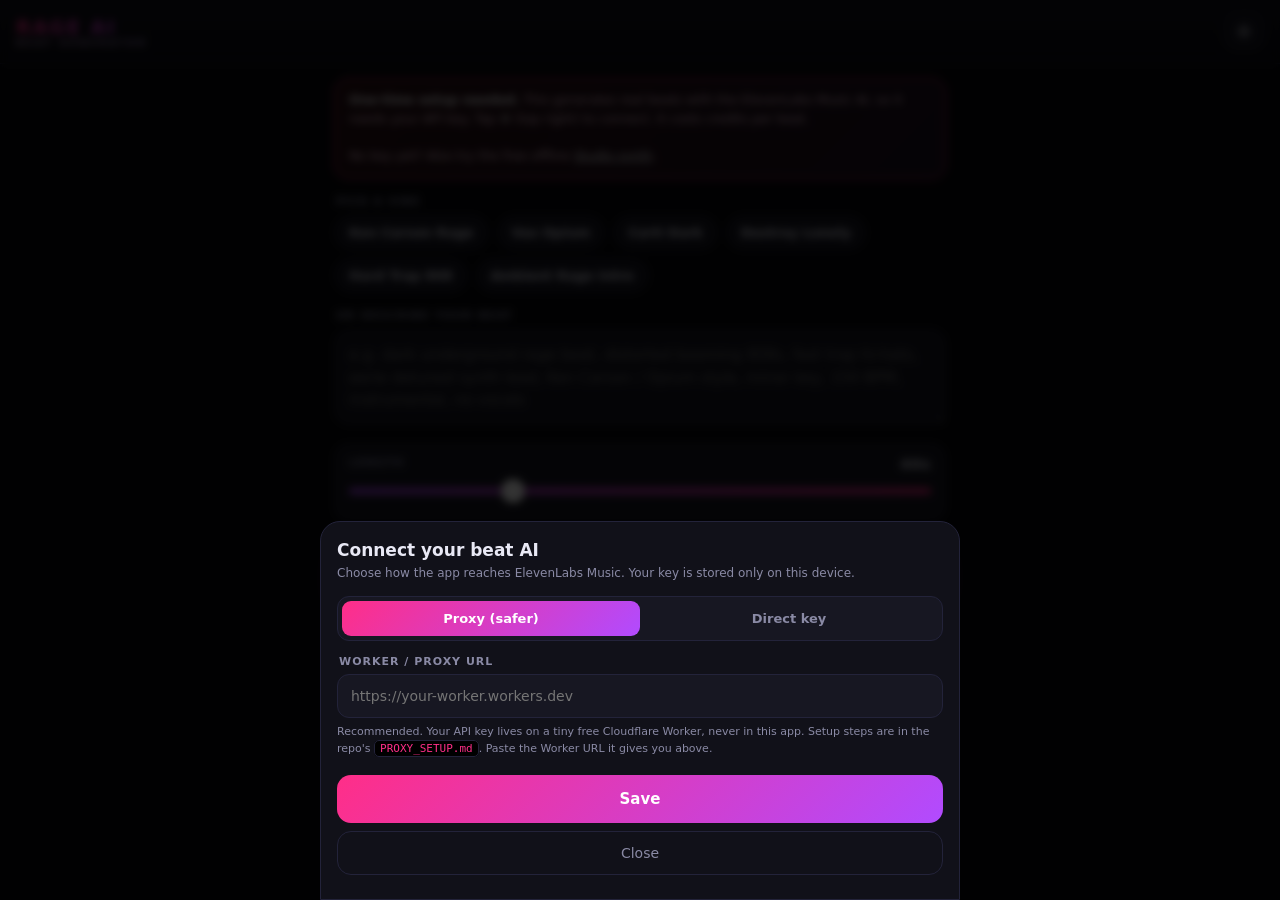
<file: index.html>
<!doctype html>
<html lang="en">
<head>
<meta charset="utf-8" />
<meta name="viewport" content="width=device-width, initial-scale=1, viewport-fit=cover, maximum-scale=1, user-scalable=no" />
<meta name="theme-color" content="#0a0a0f" />
<title>RAGE AI — Beat Generator</title>

<meta name="apple-mobile-web-app-capable" content="yes" />
<meta name="mobile-web-app-capable" content="yes" />
<meta name="apple-mobile-web-app-status-bar-style" content="black-translucent" />
<meta name="apple-mobile-web-app-title" content="RAGE AI" />
<link rel="manifest" href="manifest.webmanifest" />
<link rel="apple-touch-icon" href="icon-180.png" />
<link rel="icon" href="icon.svg" type="image/svg+xml" />

<style>
  :root{
    --bg:#08080c; --panel:#111119; --panel2:#171722; --line:#23233a;
    --txt:#e9e9f5; --dim:#8a8aa5; --accent:#b14bff; --accent2:#ff2e88;
  }
  *{box-sizing:border-box;-webkit-tap-highlight-color:transparent;}
  html,body{margin:0;min-height:100%;background:var(--bg);color:var(--txt);
    font-family:-apple-system,BlinkMacSystemFont,"Segoe UI",Roboto,system-ui,sans-serif;
    overscroll-behavior-y:none;}
  body{display:flex;flex-direction:column;
    padding:env(safe-area-inset-top) env(safe-area-inset-right) env(safe-area-inset-bottom) env(safe-area-inset-left);}
  input,textarea,button,select{font-family:inherit;}
  ::selection{background:var(--accent);color:#fff;}

  header{padding:12px 16px;display:flex;align-items:center;gap:10px;border-bottom:1px solid var(--line);
    background:linear-gradient(180deg,#12121c,#0b0b12);position:sticky;top:0;z-index:20;}
  .logo{font-weight:800;letter-spacing:2px;font-size:19px;
    background:linear-gradient(90deg,var(--accent2),var(--accent));-webkit-background-clip:text;background-clip:text;color:transparent;}
  .logo small{display:block;font-size:9px;letter-spacing:3px;color:var(--dim);font-weight:600;-webkit-text-fill-color:var(--dim);}
  header .spacer{flex:1;}
  .gear{background:var(--panel2);border:1px solid var(--line);border-radius:12px;padding:9px 12px;font-size:16px;color:var(--txt);}

  main{flex:1;overflow-y:auto;-webkit-overflow-scrolling:touch;padding:14px 14px 40px;max-width:640px;width:100%;margin:0 auto;}

  .banner{background:linear-gradient(135deg,#2a0f14,#1c1020);border:1px solid var(--accent2);border-radius:14px;
    padding:12px 14px;font-size:12.5px;line-height:1.5;color:#ffd9e7;margin-bottom:16px;}
  .banner b{color:#fff;}
  .banner.hide{display:none;}

  label.fld{display:block;font-size:11px;letter-spacing:1px;color:var(--dim);font-weight:700;margin:16px 2px 7px;text-transform:uppercase;}

  .presets{display:flex;gap:8px;flex-wrap:wrap;}
  .chip{background:var(--panel2);border:1px solid var(--line);color:var(--txt);border-radius:20px;
    padding:9px 14px;font-size:13px;font-weight:600;cursor:pointer;transition:.1s;}
  .chip:active{transform:scale(.95);}
  .chip.sel{background:linear-gradient(135deg,var(--accent2),var(--accent));border:none;color:#fff;}

  textarea{width:100%;min-height:96px;background:var(--panel2);border:1px solid var(--line);border-radius:14px;
    color:var(--txt);font-size:15px;padding:14px;line-height:1.5;resize:vertical;}
  textarea:focus{outline:none;border-color:var(--accent);}

  .rowline{display:flex;gap:12px;align-items:center;margin-top:14px;}
  .lenbox{flex:1;background:var(--panel2);border:1px solid var(--line);border-radius:14px;padding:12px 14px;}
  .lenbox .top{display:flex;justify-content:space-between;font-size:11px;color:var(--dim);font-weight:700;letter-spacing:1px;}
  .lenbox .top b{color:var(--txt);font-size:14px;}
  input[type=range]{width:100%;-webkit-appearance:none;appearance:none;height:26px;background:transparent;margin:6px 0 0;}
  input[type=range]::-webkit-slider-runnable-track{height:6px;border-radius:3px;background:linear-gradient(90deg,var(--accent),var(--accent2));}
  input[type=range]::-webkit-slider-thumb{-webkit-appearance:none;width:24px;height:24px;border-radius:50%;background:#fff;margin-top:-9px;box-shadow:0 1px 5px rgba(0,0,0,.6);}

  .genbtn{width:100%;margin-top:20px;padding:18px;border:none;border-radius:16px;font-size:18px;font-weight:800;letter-spacing:.5px;
    background:linear-gradient(135deg,var(--accent2),var(--accent));color:#fff;cursor:pointer;box-shadow:0 8px 24px -8px var(--accent);}
  .genbtn:active{transform:scale(.98);}
  .genbtn:disabled{opacity:.55;box-shadow:none;}

  .status{margin-top:16px;font-size:13px;color:var(--dim);text-align:center;min-height:20px;line-height:1.5;}
  .status .err{color:#ff6b6b;}
  .status .ok{color:#5cff9e;}
  .spinner{display:inline-block;width:16px;height:16px;border:2px solid var(--line);border-top-color:var(--accent2);
    border-radius:50%;animation:spin .8s linear infinite;vertical-align:-3px;margin-right:6px;}
  @keyframes spin{to{transform:rotate(360deg)}}

  .results{margin-top:24px;}
  .track{background:var(--panel);border:1px solid var(--line);border-radius:16px;padding:14px;margin-bottom:12px;}
  .track h3{margin:0 0 4px;font-size:14px;font-weight:700;}
  .track .meta{font-size:11px;color:var(--dim);margin-bottom:10px;word-break:break-word;line-height:1.4;}
  .track audio{width:100%;height:40px;}
  .track .acts{display:flex;gap:8px;margin-top:10px;}
  .track .acts a,.track .acts button{flex:1;text-align:center;background:var(--panel2);border:1px solid var(--line);
    color:var(--txt);border-radius:10px;padding:10px;font-size:13px;font-weight:600;text-decoration:none;cursor:pointer;}
  .track .acts a.dl{background:linear-gradient(135deg,var(--accent),var(--accent2));border:none;color:#fff;}

  .foot{margin-top:28px;padding-top:16px;border-top:1px solid var(--line);font-size:12px;color:var(--dim);line-height:1.6;text-align:center;}
  .foot a{color:var(--accent);text-decoration:none;}

  /* settings modal */
  .modal{position:fixed;inset:0;background:#000c;backdrop-filter:blur(4px);z-index:50;display:none;align-items:flex-end;justify-content:center;}
  .modal.open{display:flex;}
  .sheet{background:var(--panel);border:1px solid var(--line);border-radius:20px 20px 0 0;width:100%;max-width:640px;
    padding:18px 16px calc(24px + env(safe-area-inset-bottom));max-height:92vh;overflow-y:auto;}
  .sheet h2{margin:0 0 4px;font-size:17px;}
  .sheet p.sub{margin:0 0 14px;font-size:12px;color:var(--dim);line-height:1.5;}
  .seg{display:flex;background:var(--panel2);border:1px solid var(--line);border-radius:12px;padding:4px;margin-bottom:14px;}
  .seg button{flex:1;background:transparent;border:none;color:var(--dim);padding:10px;border-radius:9px;font-size:13px;font-weight:700;cursor:pointer;}
  .seg button.on{background:linear-gradient(135deg,var(--accent2),var(--accent));color:#fff;}
  .sheet label{display:block;font-size:11px;letter-spacing:1px;color:var(--dim);font-weight:700;margin:12px 2px 6px;text-transform:uppercase;}
  .sheet input[type=text],.sheet input[type=password]{width:100%;background:var(--panel2);border:1px solid var(--line);
    border-radius:12px;color:var(--txt);font-size:14px;padding:13px;}
  .sheet input:focus{outline:none;border-color:var(--accent);}
  .sheet .help{font-size:11px;color:var(--dim);line-height:1.5;margin-top:6px;}
  .sheet .help a{color:var(--accent);}
  .sheet .save{width:100%;margin-top:18px;padding:15px;border:none;border-radius:14px;font-size:15px;font-weight:800;
    background:linear-gradient(135deg,var(--accent2),var(--accent));color:#fff;cursor:pointer;}
  .sheet .close{width:100%;margin-top:8px;padding:13px;border:1px solid var(--line);border-radius:14px;font-size:14px;
    background:transparent;color:var(--dim);cursor:pointer;}
  .mode-panel{display:none;}
  .mode-panel.show{display:block;}
  code{background:#000;border:1px solid var(--line);border-radius:5px;padding:1px 5px;font-size:11px;color:var(--accent2);}
</style>
</head>
<body>

<header>
  <div class="logo">RAGE AI<small>BEAT GENERATOR</small></div>
  <div class="spacer"></div>
  <button class="gear" id="gearBtn">⚙︎</button>
</header>

<main>
  <div class="banner" id="setupBanner">
    <b>One-time setup needed.</b> This generates real beats with the ElevenLabs Music AI, so it needs your
    API key. Tap <b>⚙︎</b> (top right) to connect. It costs credits per beat.
    <br><br>No key yet? Also try the free offline <a href="studio.html" style="color:#fff;text-decoration:underline;">Studio synth</a>.
  </div>

  <label class="fld">Pick a vibe</label>
  <div class="presets" id="presets"></div>

  <label class="fld">Or describe your beat</label>
  <textarea id="prompt" placeholder="e.g. dark underground rage beat, distorted booming 808s, fast trap hi-hats, eerie detuned synth lead, Ken Carson / Opium style, minor key, 150 BPM, instrumental, no vocals"></textarea>

  <div class="rowline">
    <div class="lenbox">
      <div class="top"><span>LENGTH</span><b id="lenVal">40s</b></div>
      <input type="range" id="len" min="10" max="120" step="5" value="40" />
    </div>
  </div>

  <button class="genbtn" id="genBtn">✨ Generate Beat</button>
  <div class="status" id="status"></div>

  <div class="results" id="results"></div>

  <div class="foot">
    Powered by ElevenLabs Music. Beats are generated on their servers.<br>
    Free offline synth: <a href="studio.html">open Studio →</a><br>
    Auction flipper: <a href="resale.html">💰 BidFTA Resale Finder →</a>
  </div>
</main>

<!-- SETTINGS -->
<div class="modal" id="modal">
  <div class="sheet">
    <h2>Connect your beat AI</h2>
    <p class="sub">Choose how the app reaches ElevenLabs Music. Your key is stored only on this device.</p>

    <div class="seg" id="seg">
      <button data-mode="proxy" class="on">Proxy (safer)</button>
      <button data-mode="direct">Direct key</button>
    </div>

    <!-- PROXY MODE -->
    <div class="mode-panel show" id="panel-proxy">
      <label>Worker / Proxy URL</label>
      <input type="text" id="proxyUrl" placeholder="https://your-worker.workers.dev" autocapitalize="off" autocorrect="off" spellcheck="false" />
      <div class="help">
        Recommended. Your API key lives on a tiny free Cloudflare Worker, never in this app.
        Setup steps are in the repo's <code>PROXY_SETUP.md</code>. Paste the Worker URL it gives you above.
      </div>
    </div>

    <!-- DIRECT MODE -->
    <div class="mode-panel" id="panel-direct">
      <label>ElevenLabs API key</label>
      <input type="password" id="apiKey" placeholder="sk_..." autocapitalize="off" autocorrect="off" spellcheck="false" />
      <div class="help">
        Get a key at <a href="https://elevenlabs.io/app/settings/api-keys" target="_blank" rel="noopener">elevenlabs.io → API Keys</a>.
        Stored only on your phone. Note: may be blocked by the browser (CORS) — if it fails, use Proxy mode.
      </div>
      <label style="margin-top:14px;">Model</label>
      <input type="text" id="modelId" placeholder="music_v1" autocapitalize="off" autocorrect="off" spellcheck="false" />
      <div class="help">Leave as <code>music_v1</code> unless you know otherwise.</div>
    </div>

    <button class="save" id="saveBtn">Save</button>
    <button class="close" id="closeBtn">Close</button>
  </div>
</div>

<script>
"use strict";
/* ==========================================================================
   RAGE AI — Beat Generator (ElevenLabs Music)
   ========================================================================== */

const LS = {
  get:(k,d)=>{ try{const v=localStorage.getItem("rageai_"+k);return v===null?d:JSON.parse(v);}catch(e){return d;} },
  set:(k,v)=>{ try{localStorage.setItem("rageai_"+k,JSON.stringify(v));}catch(e){} },
};

const cfg = {
  mode:   LS.get("mode","proxy"),
  proxyUrl: LS.get("proxyUrl",""),
  apiKey: LS.get("apiKey",""),
  modelId: LS.get("modelId","music_v1"),
};

/* ---- Genre presets: each fills a rich, genre-accurate prompt ---- */
const PRESETS = [
  {name:"Ken Carson Rage", p:"Dark aggressive underground rage rap instrumental in the style of Ken Carson and Opium, heavy distorted booming 808 bass with slides, hard punchy kick, fast trap hi-hats with rolls and triplets, eerie detuned supersaw synth lead, reverb-drenched, minor key, around 150 BPM, energetic and menacing, instrumental beat, no vocals"},
  {name:"Vax Opium", p:"Melodic dark opium-style underground rap beat like Vax, atmospheric detuned synth melody, distorted 808 bass, spacey reverb, fast rolling hi-hats, moody minor key, hypnotic and hazy, around 145 BPM, instrumental, no vocals"},
  {name:"Carti Dark", p:"Playboi Carti dark vamp-style trap instrumental, deep distorted 808s, aggressive punchy drums, eerie bell and synth stabs, lots of reverb and space, minor key, 148 BPM, sinister and hard, instrumental, no vocals"},
  {name:"Destroy Lonely", p:"Destroy Lonely style underground trap beat, smooth detuned synth lead, rolling 808 bassline, crisp fast hi-hats, dreamy reverb, laid back but hard, minor key, 140 BPM, instrumental, no vocals"},
  {name:"Hard Trap 808", p:"Hard modern trap instrumental, booming distorted 808 bass, knocking kick, sharp snappy claps, fast hi-hat rolls, dark minor synth melody, aggressive, 150 BPM, instrumental, no vocals"},
  {name:"Ambient Rage Intro", p:"Slow eerie ambient intro building into a dark rage beat, distant detuned synth pads, deep sub 808, sparse hard drums entering, heavy reverb, ominous minor key, cinematic, instrumental, no vocals"},
];

/* ---- DOM ---- */
const $ = s=>document.querySelector(s);
const presetsEl=$("#presets"), promptEl=$("#prompt"), statusEl=$("#status"), resultsEl=$("#results");
const genBtn=$("#genBtn"), lenEl=$("#len"), lenVal=$("#lenVal");

/* build presets */
let selPreset=null;
PRESETS.forEach((pre,i)=>{
  const b=document.createElement("button"); b.className="chip"; b.textContent=pre.name;
  b.onclick=()=>{
    document.querySelectorAll(".chip").forEach(c=>c.classList.remove("sel"));
    b.classList.add("sel"); selPreset=i; promptEl.value=pre.p;
  };
  presetsEl.append(b);
});

lenEl.oninput=()=>{ lenVal.textContent=lenEl.value+"s"; };

/* restore last prompt */
promptEl.value = LS.get("lastPrompt","");

/* ---- Settings modal ---- */
const modal=$("#modal");
function openModal(){ syncModal(); modal.classList.add("open"); }
function closeModal(){ modal.classList.remove("open"); }
$("#gearBtn").onclick=openModal;
$("#closeBtn").onclick=closeModal;
modal.addEventListener("click",e=>{ if(e.target===modal) closeModal(); });

function syncModal(){
  $("#proxyUrl").value=cfg.proxyUrl;
  $("#apiKey").value=cfg.apiKey;
  $("#modelId").value=cfg.modelId||"music_v1";
  document.querySelectorAll("#seg button").forEach(b=>b.classList.toggle("on",b.dataset.mode===cfg.mode));
  $("#panel-proxy").classList.toggle("show",cfg.mode==="proxy");
  $("#panel-direct").classList.toggle("show",cfg.mode==="direct");
}
document.querySelectorAll("#seg button").forEach(b=>{
  b.onclick=()=>{ cfg.mode=b.dataset.mode; syncModal(); };
});
$("#saveBtn").onclick=()=>{
  cfg.proxyUrl=$("#proxyUrl").value.trim().replace(/\/+$/,"");
  cfg.apiKey=$("#apiKey").value.trim();
  cfg.modelId=($("#modelId").value.trim()||"music_v1");
  LS.set("mode",cfg.mode); LS.set("proxyUrl",cfg.proxyUrl); LS.set("apiKey",cfg.apiKey); LS.set("modelId",cfg.modelId);
  closeModal(); refreshSetupBanner();
  setStatus('<span class="ok">Saved. Ready to generate.</span>');
};

function isConfigured(){
  return cfg.mode==="proxy" ? !!cfg.proxyUrl : !!cfg.apiKey;
}
function refreshSetupBanner(){ $("#setupBanner").classList.toggle("hide", isConfigured()); }
refreshSetupBanner();

function setStatus(html){ statusEl.innerHTML=html; }

/* ---- Generation ---- */
genBtn.onclick=generate;

async function generate(){
  const prompt=promptEl.value.trim();
  if(!prompt){ setStatus('<span class="err">Type a vibe or pick a preset first.</span>'); return; }
  if(!isConfigured()){ setStatus('<span class="err">Connect your API first — tap ⚙︎.</span>'); openModal(); return; }

  LS.set("lastPrompt",prompt);
  const lengthMs=parseInt(lenEl.value,10)*1000;

  genBtn.disabled=true;
  const t0=Date.now();
  let timer=setInterval(()=>{
    const s=Math.floor((Date.now()-t0)/1000);
    setStatus('<span class="spinner"></span>Generating your beat… '+s+'s (usually 20–60s)');
  },400);

  try{
    const blob=await requestBeat(prompt,lengthMs);
    clearInterval(timer);
    const secs=Math.floor((Date.now()-t0)/1000);
    setStatus('<span class="ok">Done in '+secs+'s 🔥</span>');
    addResult(blob,prompt,lengthMs);
  }catch(err){
    clearInterval(timer);
    console.error(err);
    setStatus('<span class="err">'+escapeHtml(friendlyError(err))+'</span>');
  }finally{
    genBtn.disabled=false;
  }
}

async function requestBeat(prompt,lengthMs){
  const body=JSON.stringify({ prompt, music_length_ms:lengthMs, model_id:cfg.modelId||"music_v1" });
  let url, headers;
  if(cfg.mode==="proxy"){
    url=cfg.proxyUrl; headers={ "Content-Type":"application/json" };
  }else{
    url="https://api.elevenlabs.io/v1/music?output_format=mp3_44100_128";
    headers={ "Content-Type":"application/json", "xi-api-key":cfg.apiKey };
  }
  const res=await fetch(url,{ method:"POST", headers, body });
  if(!res.ok){
    let detail="";
    try{ const j=await res.json(); detail = j.detail?.message || j.detail || j.message || JSON.stringify(j); }
    catch(_){ try{ detail=await res.text(); }catch(__){} }
    const e=new Error("HTTP "+res.status+(detail?(" — "+detail):"")); e.status=res.status; throw e;
  }
  const ctype=res.headers.get("content-type")||"";
  if(ctype.includes("application/json")){
    // some proxies/endpoints return JSON with a URL or base64
    const j=await res.json();
    if(j.audio_url) { const r=await fetch(j.audio_url); return await r.blob(); }
    if(j.audio_base64 || j.audio){ return b64ToBlob(j.audio_base64||j.audio); }
    throw new Error("Unexpected JSON response (no audio).");
  }
  return await res.blob();
}

function b64ToBlob(b64){
  const bin=atob(b64); const arr=new Uint8Array(bin.length);
  for(let i=0;i<bin.length;i++) arr[i]=bin.charCodeAt(i);
  return new Blob([arr],{type:"audio/mpeg"});
}

let trackCount=0;
function addResult(blob,prompt,lengthMs){
  trackCount++;
  const url=URL.createObjectURL(blob);
  const stamp=new Date();
  const name="rage-beat-"+String(trackCount).padStart(2,"0");
  const div=document.createElement("div"); div.className="track";
  div.innerHTML=`
    <h3>🔥 ${name}</h3>
    <div class="meta">${(lengthMs/1000)|0}s · ${stamp.toLocaleTimeString()} · ${escapeHtml(prompt.slice(0,90))}${prompt.length>90?"…":""}</div>
    <audio controls preload="metadata" src="${url}"></audio>
    <div class="acts">
      <a class="dl" href="${url}" download="${name}.mp3">⬇ Download</a>
      <button class="regen">↻ Regenerate</button>
    </div>`;
  div.querySelector(".regen").onclick=()=>{ promptEl.value=prompt; lenEl.value=Math.min(120,Math.max(10,(lengthMs/1000)|0)); lenVal.textContent=lenEl.value+"s"; generate(); };
  resultsEl.prepend(div);
  // autoplay newest (best-effort; iOS may require a tap)
  const a=div.querySelector("audio"); a.play().catch(()=>{});
}

function friendlyError(err){
  const m=(err&&err.message)||String(err);
  if(m==="Failed to fetch" || /NetworkError|Load failed/i.test(m)){
    if(cfg.mode==="direct") return "Blocked by the browser (CORS) or network. Switch to Proxy mode in ⚙︎ — that fixes it.";
    return "Couldn't reach your Worker. Check the Proxy URL in ⚙︎ and that the Worker is deployed.";
  }
  if(err.status===401||/invalid api key|unauthor/i.test(m)) return "API key rejected (401). Check your key in ⚙︎.";
  if(err.status===402||/quota|credit|payment/i.test(m)) return "Out of ElevenLabs credits (402). Add credits to your account.";
  if(err.status===422) return "The service rejected the request (422): "+m;
  if(err.status===429) return "Rate limited (429). Wait a moment and try again.";
  return m;
}
function escapeHtml(s){ return String(s).replace(/[&<>"']/g,c=>({"&":"&amp;","<":"&lt;",">":"&gt;",'"':"&quot;","'":"&#39;"}[c])); }

/* first-run: open settings if not configured */
if(!isConfigured()){ setTimeout(openModal, 600); }

/* service worker */
if("serviceWorker" in navigator){
  window.addEventListener("load",()=>navigator.serviceWorker.register("sw.js").catch(()=>{}));
}
</script>
</body>
</html>
</file>
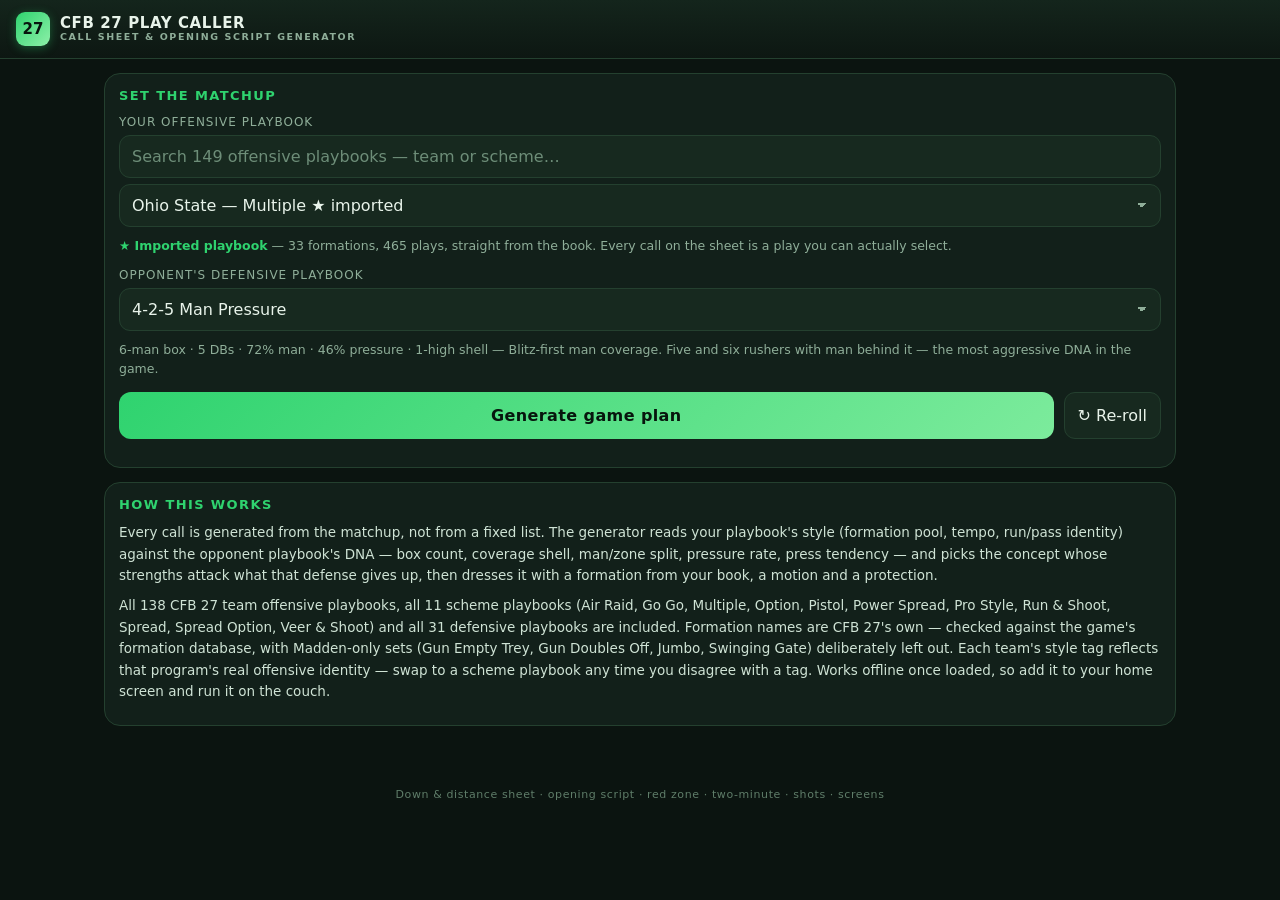
<file: cfb27/index.html>
<!doctype html>
<html lang="en">
<head>
<meta charset="utf-8" />
<meta name="viewport" content="width=device-width, initial-scale=1, viewport-fit=cover" />
<meta name="theme-color" content="#0b1410" />
<title>CFB 27 Play Caller — Call Sheet & Opening Script Generator</title>
<meta name="description" content="Pick your College Football 27 offensive playbook and your opponent's defensive playbook and get an authentic down-and-distance call sheet plus a 15-play opening script." />

<meta name="apple-mobile-web-app-capable" content="yes" />
<meta name="mobile-web-app-capable" content="yes" />
<meta name="apple-mobile-web-app-status-bar-style" content="black-translucent" />
<meta name="apple-mobile-web-app-title" content="Play Caller" />
<link rel="manifest" href="manifest.webmanifest" />
<link rel="apple-touch-icon" href="icon-180.png" />
<link rel="icon" href="icon.svg" type="image/svg+xml" />
<link rel="stylesheet" href="styles.css" />
</head>
<body>

<header class="topbar">
  <div class="brand">
    <span class="mark">27</span>
    <span class="title">CFB&nbsp;27 PLAY CALLER<small>call sheet &amp; opening script generator</small></span>
  </div>
  <button id="installBtn" class="ghost" hidden>Install</button>
</header>

<main>
  <!-- ===== SETUP ===== -->
  <section class="card" id="setup">
    <h2 class="cardTitle">Set the matchup</h2>

    <label class="fieldLabel" for="offFilter">Your offensive playbook</label>
    <input id="offFilter" class="filter" type="search" placeholder="Search 149 offensive playbooks — team or scheme…" autocomplete="off" />
    <select id="offSelect" class="picker" size="1"></select>
    <p class="meta" id="offMeta"></p>

    <label class="fieldLabel" for="defSelect">Opponent's defensive playbook</label>
    <select id="defSelect" class="picker"></select>
    <p class="meta" id="defMeta"></p>

    <div class="row">
      <button id="genBtn" class="primary">Generate game plan</button>
      <button id="rerollBtn" class="ghost" title="Same matchup, fresh sheet">↻ Re-roll</button>
    </div>
    <div class="row wrap" id="recents"></div>
  </section>

  <!-- ===== OUTPUT ===== -->
  <section id="out" hidden>
    <nav class="tabs" role="tablist">
      <button class="tab" data-view="forms" role="tab">By formation</button>
      <button class="tab" data-view="sheet" role="tab">Down &amp; dist</button>
      <button class="tab" data-view="script" role="tab">Opening 15</button>
      <button class="tab on" data-view="plan" role="tab">Plan</button>
    </nav>

    <div class="sheetHead">
      <div>
        <h1 id="matchTitle"></h1>
        <p id="matchSub" class="meta"></p>
        <p class="legend"><b>How to read a call:</b> play &middot; formation to line up in &middot;
          <em>pre-snap adjustments to set in game</em> &middot; why it beats their playbook &mdash;
          personnel grouping on the right. <b>By formation</b> gives you every down out of one
          formation, so you can stay lined up and call the next play without hunting &mdash; tap a
          formation to pin it.</p>
      </div>
      <div class="actions">
        <button id="printBtn" class="ghost">🖨 Print / PDF</button>
        <button id="copyBtn" class="ghost">⧉ Copy</button>
        <button id="dlBtn" class="ghost">⬇ .txt</button>
      </div>
    </div>

    <div id="view-forms" class="view" hidden></div>
    <div id="view-plan" class="view"></div>
    <div id="view-script" class="view" hidden></div>
    <div id="view-sheet" class="view" hidden></div>
  </section>

  <section class="card note">
    <h2 class="cardTitle">How this works</h2>
    <p>Every call is generated from the matchup, not from a fixed list. The generator reads your playbook's
      style (formation pool, tempo, run/pass identity) against the opponent playbook's DNA — box count,
      coverage shell, man/zone split, pressure rate, press tendency — and picks the concept whose strengths
      attack what that defense gives up, then dresses it with a formation from your book, a motion and a
      protection.</p>
    <p class="meta">All 138 CFB 27 team offensive playbooks, all 11 scheme playbooks (Air Raid, Go Go,
      Multiple, Option, Pistol, Power Spread, Pro Style, Run &amp; Shoot, Spread, Spread Option,
      Veer &amp; Shoot) and all 31 defensive playbooks are included. Formation names are CFB 27's own —
      checked against the game's formation database, with Madden-only sets (Gun Empty Trey, Gun Doubles
      Off, Jumbo, Swinging Gate) deliberately left out. Each team's style tag reflects that program's
      real offensive identity — swap to a scheme playbook any time you disagree with a tag.
      Works offline once loaded, so add it to your home screen and run it on the couch.</p>
  </section>
</main>

<footer class="foot">Down &amp; distance sheet · opening script · red zone · two-minute · shots · screens</footer>

<script src="data.js"></script>
<script src="plays.js"></script>
<script src="classify.js"></script>
<script src="books/ohio-state.js"></script>
<script src="engine.js"></script>
<script src="app.js"></script>
</body>
</html>
</file>
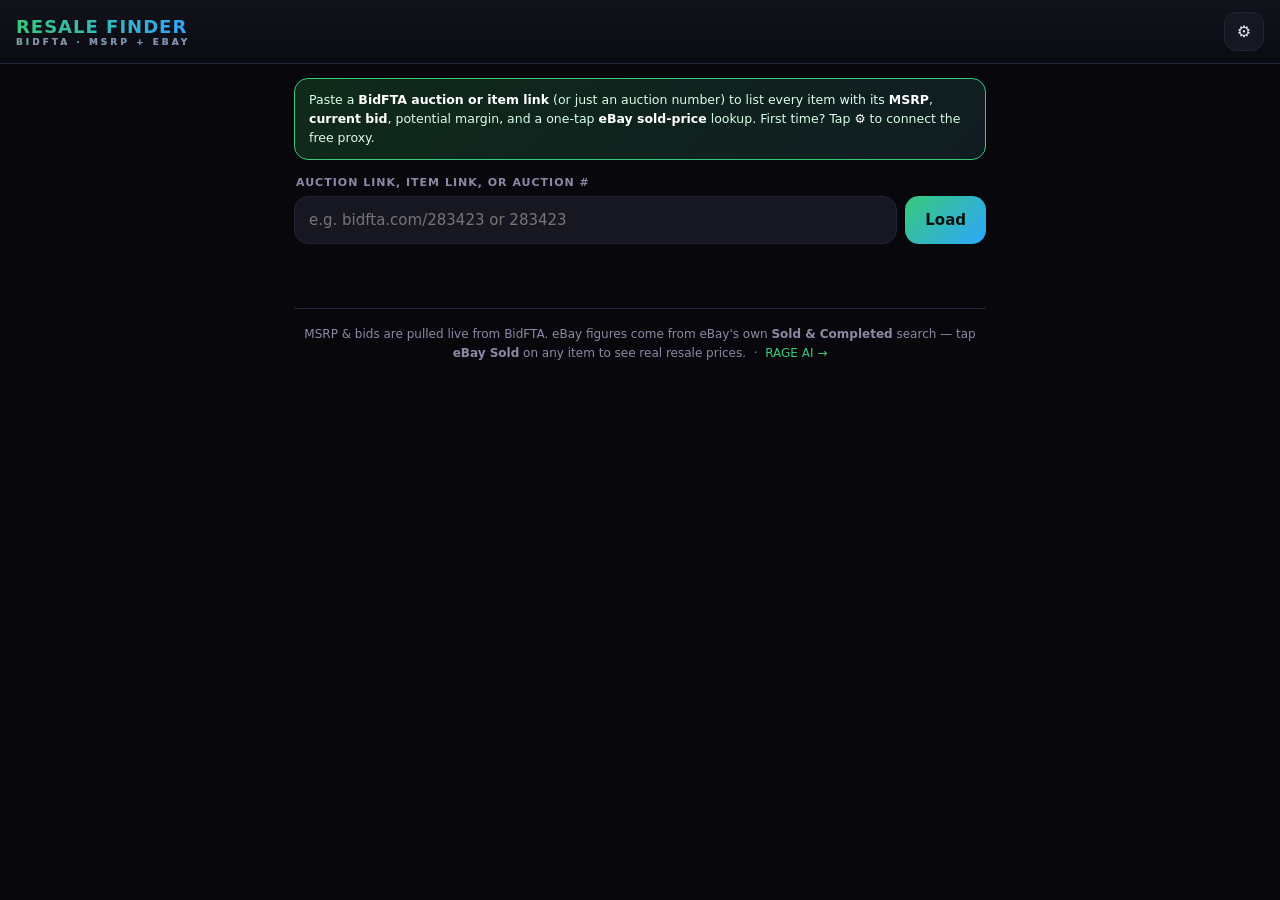
<file: resale.html>
<!doctype html>
<html lang="en">
<head>
<meta charset="utf-8" />
<meta name="viewport" content="width=device-width, initial-scale=1, viewport-fit=cover, maximum-scale=1, user-scalable=no" />
<meta name="theme-color" content="#0a0a0f" />
<title>BidFTA Resale Finder</title>

<meta name="apple-mobile-web-app-capable" content="yes" />
<meta name="mobile-web-app-capable" content="yes" />
<meta name="apple-mobile-web-app-status-bar-style" content="black-translucent" />
<meta name="apple-mobile-web-app-title" content="Resale Finder" />
<link rel="manifest" href="manifest.webmanifest" />
<link rel="apple-touch-icon" href="icon-180.png" />
<link rel="icon" href="icon.svg" type="image/svg+xml" />

<style>
  :root{
    --bg:#08080c; --panel:#111119; --panel2:#171722; --line:#23233a;
    --txt:#e9e9f5; --dim:#8a8aa5; --accent:#37c978; --accent2:#2ea6ff;
    --gold:#ffcc4d; --bad:#ff6b6b;
  }
  *{box-sizing:border-box;-webkit-tap-highlight-color:transparent;}
  html,body{margin:0;min-height:100%;background:var(--bg);color:var(--txt);
    font-family:-apple-system,BlinkMacSystemFont,"Segoe UI",Roboto,system-ui,sans-serif;
    overscroll-behavior-y:none;}
  body{display:flex;flex-direction:column;
    padding:env(safe-area-inset-top) env(safe-area-inset-right) env(safe-area-inset-bottom) env(safe-area-inset-left);}
  input,textarea,button,select{font-family:inherit;}
  ::selection{background:var(--accent);color:#04120a;}

  header{padding:12px 16px;display:flex;align-items:center;gap:10px;border-bottom:1px solid var(--line);
    background:linear-gradient(180deg,#12121c,#0b0b12);position:sticky;top:0;z-index:20;}
  .logo{font-weight:800;letter-spacing:1px;font-size:18px;
    background:linear-gradient(90deg,var(--accent),var(--accent2));-webkit-background-clip:text;background-clip:text;color:transparent;}
  .logo small{display:block;font-size:9px;letter-spacing:3px;color:var(--dim);font-weight:600;-webkit-text-fill-color:var(--dim);}
  header .spacer{flex:1;}
  .gear{background:var(--panel2);border:1px solid var(--line);border-radius:12px;padding:9px 12px;font-size:16px;color:var(--txt);}

  main{flex:1;overflow-y:auto;-webkit-overflow-scrolling:touch;padding:14px 14px 40px;max-width:720px;width:100%;margin:0 auto;}

  .banner{background:linear-gradient(135deg,#0f2a1a,#101c22);border:1px solid var(--accent);border-radius:14px;
    padding:12px 14px;font-size:12.5px;line-height:1.5;color:#d9ffe9;margin-bottom:16px;}
  .banner b{color:#fff;}
  .banner.hide{display:none;}

  label.fld{display:block;font-size:11px;letter-spacing:1px;color:var(--dim);font-weight:700;margin:8px 2px 7px;text-transform:uppercase;}

  .searchrow{display:flex;gap:8px;}
  .searchrow input{flex:1;background:var(--panel2);border:1px solid var(--line);border-radius:14px;
    color:var(--txt);font-size:15px;padding:14px;}
  .searchrow input:focus{outline:none;border-color:var(--accent);}
  .gobtn{border:none;border-radius:14px;font-size:15px;font-weight:800;padding:0 20px;
    background:linear-gradient(135deg,var(--accent),var(--accent2));color:#04120a;cursor:pointer;}
  .gobtn:active{transform:scale(.98);}
  .gobtn:disabled{opacity:.55;}

  .controls{display:none;gap:8px;flex-wrap:wrap;margin-top:14px;align-items:center;}
  .controls.show{display:flex;}
  .controls select,.controls input[type=text]{background:var(--panel2);border:1px solid var(--line);border-radius:10px;
    color:var(--txt);font-size:13px;padding:9px 10px;}
  .controls input[type=text]{flex:1;min-width:120px;}
  .controls label.chk{display:flex;align-items:center;gap:6px;font-size:12px;color:var(--dim);font-weight:600;}

  .status{margin-top:16px;font-size:13px;color:var(--dim);text-align:center;min-height:20px;line-height:1.5;}
  .status .err{color:var(--bad);}
  .status .ok{color:var(--accent);}
  .spinner{display:inline-block;width:16px;height:16px;border:2px solid var(--line);border-top-color:var(--accent);
    border-radius:50%;animation:spin .8s linear infinite;vertical-align:-3px;margin-right:6px;}
  @keyframes spin{to{transform:rotate(360deg)}}

  .results{margin-top:18px;}
  .card{background:var(--panel);border:1px solid var(--line);border-radius:16px;padding:12px;margin-bottom:12px;display:flex;gap:12px;}
  .card.closed{opacity:.55;}
  .thumb{width:84px;height:84px;flex-shrink:0;border-radius:12px;object-fit:cover;background:var(--panel2);border:1px solid var(--line);}
  .card .body{flex:1;min-width:0;}
  .card h3{margin:0 0 4px;font-size:14px;font-weight:700;line-height:1.35;}
  .card .cond{font-size:11px;color:var(--dim);margin-bottom:8px;}
  .card .cond .lot{color:var(--accent2);}

  .figs{display:flex;flex-wrap:wrap;gap:6px 14px;font-size:12px;margin-bottom:10px;}
  .figs .fig b{display:block;font-size:15px;font-weight:800;line-height:1.2;}
  .figs .fig span{font-size:10px;letter-spacing:.5px;color:var(--dim);text-transform:uppercase;}
  .fig.msrp b{color:var(--gold);}
  .fig.bid b{color:var(--txt);}
  .fig.margin b{color:var(--accent);}
  .fig.margin.neg b{color:var(--bad);}

  .acts{display:flex;gap:8px;}
  .acts a{flex:1;text-align:center;background:var(--panel2);border:1px solid var(--line);
    color:var(--txt);border-radius:10px;padding:9px;font-size:12px;font-weight:700;text-decoration:none;}
  .acts a.ebay{background:linear-gradient(135deg,var(--accent2),#1d7fd6);border:none;color:#fff;}

  .foot{margin-top:28px;padding-top:16px;border-top:1px solid var(--line);font-size:12px;color:var(--dim);line-height:1.6;text-align:center;}
  .foot a{color:var(--accent);text-decoration:none;}

  /* settings modal */
  .modal{position:fixed;inset:0;background:#000c;backdrop-filter:blur(4px);z-index:50;display:none;align-items:flex-end;justify-content:center;}
  .modal.open{display:flex;}
  .sheet{background:var(--panel);border:1px solid var(--line);border-radius:20px 20px 0 0;width:100%;max-width:720px;
    padding:18px 16px calc(24px + env(safe-area-inset-bottom));max-height:92vh;overflow-y:auto;}
  .sheet h2{margin:0 0 4px;font-size:17px;}
  .sheet p.sub{margin:0 0 14px;font-size:12px;color:var(--dim);line-height:1.5;}
  .seg{display:flex;background:var(--panel2);border:1px solid var(--line);border-radius:12px;padding:4px;margin-bottom:14px;}
  .seg button{flex:1;background:transparent;border:none;color:var(--dim);padding:10px;border-radius:9px;font-size:13px;font-weight:700;cursor:pointer;}
  .seg button.on{background:linear-gradient(135deg,var(--accent),var(--accent2));color:#04120a;}
  .sheet label{display:block;font-size:11px;letter-spacing:1px;color:var(--dim);font-weight:700;margin:12px 2px 6px;text-transform:uppercase;}
  .sheet input[type=text]{width:100%;background:var(--panel2);border:1px solid var(--line);
    border-radius:12px;color:var(--txt);font-size:14px;padding:13px;}
  .sheet input:focus{outline:none;border-color:var(--accent);}
  .sheet .help{font-size:11px;color:var(--dim);line-height:1.5;margin-top:6px;}
  .sheet .help a{color:var(--accent);}
  .sheet .save{width:100%;margin-top:18px;padding:15px;border:none;border-radius:14px;font-size:15px;font-weight:800;
    background:linear-gradient(135deg,var(--accent),var(--accent2));color:#04120a;cursor:pointer;}
  .sheet .close{width:100%;margin-top:8px;padding:13px;border:1px solid var(--line);border-radius:14px;font-size:14px;
    background:transparent;color:var(--dim);cursor:pointer;}
  .mode-panel{display:none;}
  .mode-panel.show{display:block;}
  code{background:#000;border:1px solid var(--line);border-radius:5px;padding:1px 5px;font-size:11px;color:var(--accent2);word-break:break-all;}
</style>
</head>
<body>

<header>
  <div class="logo">RESALE FINDER<small>BIDFTA · MSRP + EBAY</small></div>
  <div class="spacer"></div>
  <button class="gear" id="gearBtn" aria-label="Settings">&#9881;</button>
</header>

<main>
  <div class="banner" id="banner">
    Paste a <b>BidFTA auction or item link</b> (or just an auction number) to list every
    item with its <b>MSRP</b>, <b>current bid</b>, potential margin, and a one-tap
    <b>eBay sold-price</b> lookup. First time? Tap <b>&#9881;</b> to connect the free proxy.
  </div>

  <label class="fld" for="q">Auction link, item link, or auction #</label>
  <div class="searchrow">
    <input id="q" type="text" inputmode="url" autocomplete="off" autocapitalize="off" spellcheck="false"
      placeholder="e.g. bidfta.com/283423 or 283423" />
    <button class="gobtn" id="goBtn">Load</button>
  </div>

  <div class="controls" id="controls">
    <select id="sortSel">
      <option value="margin">Sort: Best margin</option>
      <option value="pct">Sort: Lowest bid % of MSRP</option>
      <option value="ending">Sort: Ending soonest</option>
      <option value="msrp">Sort: Highest MSRP</option>
    </select>
    <input id="filter" type="text" placeholder="Filter by keyword…" />
    <label class="chk"><input type="checkbox" id="hideClosed" /> Hide closed</label>
  </div>

  <div class="status" id="status"></div>
  <div class="results" id="results"></div>

  <div class="foot">
    MSRP &amp; bids are pulled live from BidFTA. eBay figures come from eBay's own
    <b>Sold &amp; Completed</b> search — tap <b>eBay Sold</b> on any item to see real
    resale prices. &nbsp;·&nbsp; <a href="./index.html">RAGE AI &rarr;</a>
  </div>
</main>

<!-- Settings sheet -->
<div class="modal" id="modal">
  <div class="sheet">
    <h2>Connect BidFTA</h2>
    <p class="sub">BidFTA's data isn't reachable straight from a browser (no CORS). A tiny
      free Cloudflare Worker fixes that. No API key needed.</p>

    <div class="seg" id="seg">
      <button data-mode="proxy" class="on">Proxy (recommended)</button>
      <button data-mode="direct">Direct</button>
    </div>

    <div class="mode-panel show" id="panel-proxy">
      <label>Worker / Proxy URL</label>
      <input id="workerUrl" type="text" inputmode="url" autocomplete="off" autocapitalize="off"
        spellcheck="false" placeholder="https://bidfta-proxy.YOURNAME.workers.dev" />
      <div class="help">Deploy <code>bidfta-worker.js</code> from this repo to a free Cloudflare
        Worker, then paste its URL here. Full steps in <a href="./BIDFTA_SETUP.md">BIDFTA_SETUP.md</a>.</div>
    </div>

    <div class="mode-panel" id="panel-direct">
      <div class="help">Direct mode calls BidFTA with no proxy. It usually fails in the browser
        (blocked by CORS) but is here as a fallback if you run the page somewhere without that
        restriction. If loads fail, switch back to <b>Proxy</b>.</div>
    </div>

    <button class="save" id="saveBtn">Save</button>
    <button class="close" id="closeBtn">Close</button>
  </div>
</div>

<script>
/* ============================ config / storage ============================ */
const CFG_KEY = "bidfta_cfg";
function loadCfg(){
  try { return JSON.parse(localStorage.getItem(CFG_KEY)) || {}; } catch(e){ return {}; }
}
function saveCfg(c){ localStorage.setItem(CFG_KEY, JSON.stringify(c)); }
let cfg = Object.assign({ mode:"proxy", workerUrl:"" }, loadCfg());

/* ============================ pure helpers =============================== */
// Extract the numeric auction id from a pasted URL / id string.
function parseAuctionId(input){
  if(!input) return null;
  const s = String(input).trim();
  if(/^\d+$/.test(s)) return s;                       // bare id
  const m = s.match(/bidfta\.com\/(\d+)/i);            // .../{auctionId}/...
  if(m) return m[1];
  const any = s.match(/\d{3,}/);                       // first long number
  return any ? any[0] : null;
}

// Words that add noise to an eBay search built from a BidFTA lot title.
const EBAY_STOP = new Set(("lot lots box boxes pallet skid row rows assorted miscellaneous misc " +
  "items item bid bidding per entire you are on of and the a an to may be new open openbox " +
  "qty quantity total count ct pcs pc pieces piece each ea used damaged untested overstock " +
  "return returns customer").split(" "));

// Reduce a title to de-duplicated words, dropping punctuation. `stop` toggles
// whether stop-words / tiny counts are filtered out.
function titleWords(title, stop){
  let base = String(title || "").replace(/\([^)]*\)/g, " ");  // drop "( 25 boxes total )"
  base = base.replace(/[^\w\s]/g, " ");                        // all punctuation -> space
  const seen = new Set(), words = [];
  for(const t of base.split(/\s+/)){
    if(!t) continue;
    const low = t.toLowerCase();
    if(stop && EBAY_STOP.has(low)) continue;
    if(stop && /^\d+$/.test(t) && t.length <= 3) continue;     // drop small standalone counts
    if(seen.has(low)) continue;
    seen.add(low); words.push(t);
    if(words.length >= 8) break;                               // keep it short & relevant
  }
  return words;
}

// Build a clean eBay query string from a noisy BidFTA title (+ optional brand/model).
function cleanEbayQuery(title, brand, model){
  let words = titleWords(title, true);
  if(!words.length) words = titleWords(title, false);          // all-noise lot: use raw words
  let q = words.join(" ").trim();
  const b = (brand||"").trim(), md = (model||"").trim();
  if(b && !q.toLowerCase().includes(b.toLowerCase())) q = (b + " " + q).trim();
  if(md && !q.toLowerCase().includes(md.toLowerCase())) q = (q + " " + md).trim();
  return q.slice(0, 90).trim();
}

function ebayUrl(query){
  return "https://www.ebay.com/sch/i.html?_nkw=" + encodeURIComponent(query) +
    "&LH_Sold=1&LH_Complete=1&_ipg=60";
}
function itemDetailUrl(auctionId, itemId){
  return "https://www.bidfta.com/" + auctionId + "/item-detail/" + itemId;
}

// Margin math for one item. Returns {margin, pct} or nulls when MSRP unknown.
function marginInfo(msrp, bid){
  const m = Number(msrp) || 0, b = Number(bid) || 0;
  if(m <= 0) return { margin:null, pct:null };
  return { margin: m - b, pct: Math.round((b / m) * 100) };
}

function money(n){
  if(n == null || n === "") return "—";
  const v = Number(n);
  if(!isFinite(v)) return "—";
  return "$" + v.toLocaleString(undefined,{minimumFractionDigits:0,maximumFractionDigits:2});
}

// Normalize one raw BidFTA item object into what the UI needs.
function normItem(raw, auctionId){
  let pic = raw.imageUrl || "";
  const pics = raw.pictures || raw.pictureList;
  if(!pic && Array.isArray(pics) && pics.length){
    const first = pics[0];
    pic = typeof first === "string" ? first : (first && (first.url || first.imageUrl || first.picUrl)) || "";
  }
  return {
    id: raw.id != null ? raw.id : (raw.itemId != null ? raw.itemId : ""),
    auctionId: raw.auctionId || auctionId,
    title: raw.title || raw.itemName || raw.name || "Untitled item",
    msrp: Number(raw.msrp) || 0,
    bid: Number(raw.currentBid) || 0,
    bids: Number(raw.bidsCount) || 0,
    cond: raw.condition || "",
    brand: raw.brand || "",
    model: raw.model || "",
    lot: raw.lotCode || "",
    pic,
    closed: !!raw.itemClosed,
    endMs: raw.utcEndDateTime ? Date.parse(raw.utcEndDateTime) : Infinity,
  };
}

/* ============================ networking ================================= */
async function bftaApi(url){
  let fetchUrl;
  if(cfg.mode === "proxy"){
    if(!cfg.workerUrl) throw new Error("No proxy URL set — tap the gear to connect one.");
    fetchUrl = cfg.workerUrl.replace(/\/+$/,"") + "?url=" + encodeURIComponent(url);
  } else {
    fetchUrl = url;
  }
  const res = await fetch(fetchUrl, { headers:{ "Accept":"application/json" } });
  const text = await res.text();
  if(!res.ok) throw new Error("BidFTA returned " + res.status + (text ? (" — " + text.slice(0,120)) : ""));
  try { return JSON.parse(text); }
  catch(e){ throw new Error("Unexpected (non-JSON) response — check the proxy URL."); }
}

const PAGE_SIZE = 24;
function countUrl(id){ return "https://auction.bidfta.io/api/item/getItemsCountByAuctionId/" + id + "?pageId=1&auctionId=" + id; }
function itemsUrl(id, page){ return "https://auction.bidfta.io/api/item/getItemsByAuctionId/" + id + "?pageId=" + page + "&auctionId=" + id; }

/* ============================ state / render ============================= */
let ALL = [];         // all normalized items for the current auction
let CUR_AUCTION = "";

const $ = (id) => document.getElementById(id);
const statusEl = $("status"), resultsEl = $("results"), controlsEl = $("controls");

function setStatus(html){ statusEl.innerHTML = html; }

function visibleItems(){
  const q = ($("filter").value || "").trim().toLowerCase();
  const hideClosed = $("hideClosed").checked;
  let list = ALL.filter(it => {
    if(hideClosed && it.closed) return false;
    if(q && !(it.title.toLowerCase().includes(q) || it.brand.toLowerCase().includes(q) || String(it.lot).toLowerCase().includes(q))) return false;
    return true;
  });
  const sort = $("sortSel").value;
  list.sort((a,b) => {
    if(sort === "margin") return (marginInfo(b.msrp,b.bid).margin ?? -1e9) - (marginInfo(a.msrp,a.bid).margin ?? -1e9);
    if(sort === "pct")    return (marginInfo(a.msrp,a.bid).pct ?? 1e9) - (marginInfo(b.msrp,b.bid).pct ?? 1e9);
    if(sort === "ending") return a.endMs - b.endMs;
    if(sort === "msrp")   return b.msrp - a.msrp;
    return 0;
  });
  return list;
}

function render(){
  const list = visibleItems();
  if(!list.length){ resultsEl.innerHTML = ""; return; }
  const frag = document.createDocumentFragment();
  for(const it of list){
    const mi = marginInfo(it.msrp, it.bid);
    const card = document.createElement("div");
    card.className = "card" + (it.closed ? " closed" : "");

    const img = document.createElement("img");
    img.className = "thumb"; img.loading = "lazy"; img.alt = "";
    if(it.pic) img.src = it.pic;
    card.appendChild(img);

    const body = document.createElement("div");
    body.className = "body";

    const h = document.createElement("h3"); h.textContent = it.title; body.appendChild(h);

    const cond = document.createElement("div"); cond.className = "cond";
    cond.innerHTML = (it.cond ? it.cond : "Condition n/a") +
      (it.lot ? ' · <span class="lot">Lot ' + it.lot + "</span>" : "") +
      (it.closed ? " · CLOSED" : "");
    body.appendChild(cond);

    const figs = document.createElement("div"); figs.className = "figs";
    figs.innerHTML =
      '<div class="fig msrp"><b>' + (it.msrp>0?money(it.msrp):"—") + '</b><span>MSRP</span></div>' +
      '<div class="fig bid"><b>' + money(it.bid) + '</b><span>Bid' + (it.bids?(" · "+it.bids):"") + '</span></div>' +
      (mi.margin!=null
        ? '<div class="fig margin ' + (mi.margin<0?"neg":"") + '"><b>' + money(mi.margin) + '</b><span>Margin · ' + mi.pct + '% of MSRP</span></div>'
        : '');
    body.appendChild(figs);

    const acts = document.createElement("div"); acts.className = "acts";
    const ebay = document.createElement("a");
    ebay.className = "ebay"; ebay.target = "_blank"; ebay.rel = "noopener";
    ebay.href = ebayUrl(cleanEbayQuery(it.title, it.brand, it.model));
    ebay.textContent = "eBay Sold";
    const view = document.createElement("a");
    view.target = "_blank"; view.rel = "noopener";
    view.href = itemDetailUrl(it.auctionId, it.id);
    view.textContent = "View on BidFTA";
    acts.appendChild(ebay); acts.appendChild(view);
    body.appendChild(acts);

    card.appendChild(body);
    frag.appendChild(card);
  }
  resultsEl.innerHTML = "";
  resultsEl.appendChild(frag);
}

/* ============================ load flow ================================= */
async function loadAuction(){
  const id = parseAuctionId($("q").value);
  if(!id){ setStatus('<span class="err">Couldn\'t find an auction number in that. Paste a bidfta.com link or the auction #.</span>'); return; }
  if(cfg.mode === "proxy" && !cfg.workerUrl){ openModal(); setStatus('<span class="err">Connect the free proxy first (gear icon).</span>'); return; }

  ALL = []; CUR_AUCTION = id;
  resultsEl.innerHTML = ""; controlsEl.classList.remove("show");
  $("goBtn").disabled = true;
  setStatus('<span class="spinner"></span> Reading auction ' + id + '…');

  try {
    let count = 0;
    try { count = Number(await bftaApi(countUrl(id))) || 0; } catch(e){ /* fall back to paging */ }
    const maxPages = count > 0 ? Math.ceil(count / PAGE_SIZE) : 50; // hard cap when count unknown

    for(let p = 1; p <= maxPages; p++){
      let batch;
      try { batch = await bftaApi(itemsUrl(id, p)); }
      catch(e){ if(p === 1) throw e; else break; }
      if(!Array.isArray(batch) || batch.length === 0) break;
      for(const raw of batch) ALL.push(normItem(raw, id));
      controlsEl.classList.add("show");
      render();
      setStatus('<span class="spinner"></span> Loaded ' + ALL.length + (count?(" / " + count):"") + ' items…');
      if(batch.length < PAGE_SIZE) break;
    }

    if(!ALL.length){ setStatus('<span class="err">No items found for auction ' + id + '. It may have ended or the number is off.</span>'); return; }
    setStatus('<span class="ok">Loaded ' + ALL.length + ' items from auction ' + id + '.</span> Tap <b>eBay Sold</b> on any item for real resale prices.');
    render();
  } catch(err){
    setStatus('<span class="err">' + (err.message || "Load failed") + '</span>');
  } finally {
    $("goBtn").disabled = false;
  }
}

/* ============================ settings UI =============================== */
const modal = $("modal");
function openModal(){
  $("workerUrl").value = cfg.workerUrl || "";
  setSegMode(cfg.mode || "proxy");
  modal.classList.add("open");
}
function closeModal(){ modal.classList.remove("open"); }
function setSegMode(mode){
  document.querySelectorAll("#seg button").forEach(b => b.classList.toggle("on", b.dataset.mode === mode));
  $("panel-proxy").classList.toggle("show", mode === "proxy");
  $("panel-direct").classList.toggle("show", mode === "direct");
  modal.dataset.mode = mode;
}
document.querySelectorAll("#seg button").forEach(b => b.addEventListener("click", () => setSegMode(b.dataset.mode)));
$("saveBtn").addEventListener("click", () => {
  cfg.mode = modal.dataset.mode || "proxy";
  cfg.workerUrl = ($("workerUrl").value || "").trim();
  saveCfg(cfg); closeModal();
  setStatus('<span class="ok">Saved.</span> Paste an auction link and tap Load.');
});
$("gearBtn").addEventListener("click", openModal);
$("closeBtn").addEventListener("click", closeModal);
modal.addEventListener("click", (e) => { if(e.target === modal) closeModal(); });

/* ============================ events ==================================== */
$("goBtn").addEventListener("click", loadAuction);
$("q").addEventListener("keydown", (e) => { if(e.key === "Enter") loadAuction(); });
["sortSel","filter","hideClosed"].forEach(idv => $(idv).addEventListener("input", render));

// Nudge first-time users to set up the proxy.
if(!cfg.workerUrl && cfg.mode === "proxy"){ /* banner already explains; open on first Load */ }

// Expose pure helpers for automated tests (no effect on normal use).
window.__bidfta = { parseAuctionId, cleanEbayQuery, ebayUrl, itemDetailUrl, marginInfo, normItem, money };

/* ============================ service worker ============================ */
if("serviceWorker" in navigator){
  window.addEventListener("load", () => navigator.serviceWorker.register("./sw.js").catch(()=>{}));
}
</script>
</body>
</html>
</file>
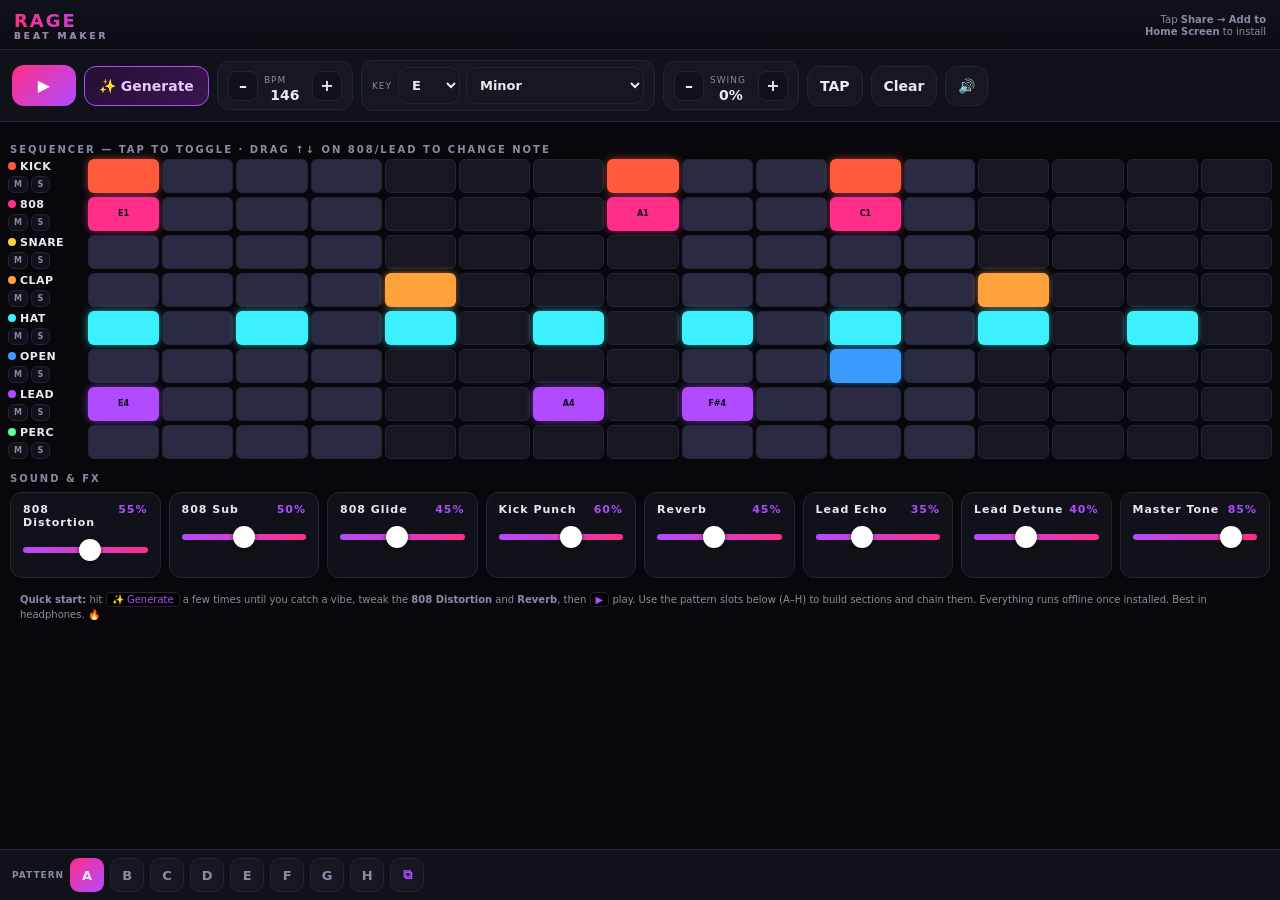
<file: studio.html>
<!doctype html>
<html lang="en">
<head>
<meta charset="utf-8" />
<meta name="viewport" content="width=device-width, initial-scale=1, viewport-fit=cover, maximum-scale=1, user-scalable=no" />
<meta name="theme-color" content="#0a0a0f" />
<title>RAGE — Underground Beat Maker</title>

<!-- iOS PWA / add-to-home-screen -->
<meta name="apple-mobile-web-app-capable" content="yes" />
<meta name="mobile-web-app-capable" content="yes" />
<meta name="apple-mobile-web-app-status-bar-style" content="black-translucent" />
<meta name="apple-mobile-web-app-title" content="RAGE" />
<link rel="manifest" href="manifest.webmanifest" />
<link rel="apple-touch-icon" href="icon-180.png" />
<link rel="icon" href="icon.svg" type="image/svg+xml" />

<style>
  :root{
    --bg:#08080c; --panel:#111119; --panel2:#171722; --line:#23233a;
    --txt:#e9e9f5; --dim:#8a8aa5; --accent:#b14bff; --accent2:#ff2e88;
    --on:#ff2e88; --on2:#b14bff; --beat:#2a2a42;
    --kick:#ff5a3c; --e808:#ff2e88; --snare:#ffcf3c; --clap:#ffa23c;
    --hat:#3cf0ff; --ohat:#3c9bff; --lead:#b14bff; --perc:#5cff9e;
  }
  *{box-sizing:border-box;-webkit-tap-highlight-color:transparent;-webkit-user-select:none;user-select:none;}
  html,body{margin:0;height:100%;background:var(--bg);color:var(--txt);
    font-family:-apple-system,BlinkMacSystemFont,"Segoe UI",Roboto,system-ui,sans-serif;
    overscroll-behavior:none;touch-action:manipulation;}
  body{display:flex;flex-direction:column;padding:env(safe-area-inset-top) env(safe-area-inset-right) env(safe-area-inset-bottom) env(safe-area-inset-left);}

  header{padding:10px 14px 8px;display:flex;align-items:center;gap:10px;
    border-bottom:1px solid var(--line);background:linear-gradient(180deg,#12121c,#0b0b12);position:sticky;top:0;z-index:20;}
  .logo{font-weight:800;letter-spacing:2px;font-size:18px;
    background:linear-gradient(90deg,var(--accent2),var(--accent));-webkit-background-clip:text;background-clip:text;color:transparent;}
  .logo small{display:block;font-size:9px;letter-spacing:3px;color:var(--dim);font-weight:600;-webkit-text-fill-color:var(--dim);}
  header .spacer{flex:1;}
  .install-hint{font-size:10px;color:var(--dim);max-width:130px;line-height:1.2;text-align:right;}

  .transport{display:flex;gap:8px;align-items:center;padding:10px 12px;flex-wrap:wrap;
    border-bottom:1px solid var(--line);background:var(--panel);position:sticky;top:49px;z-index:19;}
  button{font-family:inherit;color:var(--txt);background:var(--panel2);border:1px solid var(--line);
    border-radius:12px;padding:11px 14px;font-size:14px;font-weight:600;cursor:pointer;transition:.08s;}
  button:active{transform:scale(.95);}
  .play{background:linear-gradient(135deg,var(--accent2),var(--accent));border:none;min-width:64px;color:#fff;font-size:16px;}
  .play.playing{background:linear-gradient(135deg,#2a2a42,#1c1c2c);color:var(--accent2);border:1px solid var(--accent2);}
  .gen{background:linear-gradient(135deg,#241033,#3a1550);border:1px solid var(--accent);color:#e9c7ff;}
  .icon-btn{padding:11px 12px;}

  .knob-group{display:flex;align-items:center;gap:6px;background:var(--panel2);border:1px solid var(--line);border-radius:12px;padding:6px 10px;}
  .knob-group label{font-size:9px;color:var(--dim);letter-spacing:1px;}
  .knob-group .val{font-size:14px;font-weight:700;min-width:42px;text-align:center;}
  .step-btn{background:var(--panel);border:1px solid var(--line);width:30px;height:30px;padding:0;border-radius:8px;font-size:16px;line-height:1;}

  main{flex:1;overflow-y:auto;overflow-x:hidden;-webkit-overflow-scrolling:touch;padding:8px 6px 90px;}

  .track{display:flex;align-items:center;margin:4px 2px;gap:6px;}
  .track-head{width:74px;flex:0 0 74px;display:flex;flex-direction:column;gap:3px;}
  .track-name{font-size:11px;font-weight:800;letter-spacing:.5px;display:flex;align-items:center;gap:4px;white-space:nowrap;}
  .dot{width:8px;height:8px;border-radius:50%;flex:0 0 8px;}
  .track-ctrls{display:flex;gap:3px;}
  .mini{font-size:8px;padding:3px 5px;border-radius:6px;background:var(--panel);border:1px solid var(--line);color:var(--dim);font-weight:700;letter-spacing:.5px;}
  .mini.active{background:var(--accent);color:#fff;border-color:var(--accent);}
  .mini.mute.active{background:#ff3b3b;border-color:#ff3b3b;}

  .steps{display:grid;grid-template-columns:repeat(16,1fr);gap:3px;flex:1;min-width:0;}
  .cell{position:relative;height:34px;border-radius:6px;background:var(--panel2);border:1px solid var(--line);
    display:flex;align-items:center;justify-content:center;font-size:9px;font-weight:700;color:var(--dim);overflow:hidden;}
  .cell.beat{background:var(--beat);}
  .cell.on{border-color:transparent;color:#0a0a0f;box-shadow:0 0 10px -2px currentColor;}
  .cell.playhead{outline:2px solid #fff;outline-offset:-2px;z-index:2;}
  .cell .note{font-size:8px;line-height:1;pointer-events:none;font-weight:800;}
  .cell .vel{position:absolute;bottom:0;left:0;right:0;height:3px;background:rgba(255,255,255,.5);}

  .section-title{font-size:10px;letter-spacing:2px;color:var(--dim);font-weight:700;margin:14px 4px 4px;text-transform:uppercase;}

  .fx-wrap{display:grid;grid-template-columns:repeat(auto-fill,minmax(150px,1fr));gap:8px;padding:4px;}
  .fx{background:var(--panel);border:1px solid var(--line);border-radius:12px;padding:10px 12px;}
  .fx h4{margin:0 0 8px;font-size:11px;letter-spacing:1px;color:var(--txt);display:flex;justify-content:space-between;}
  .fx h4 span{color:var(--accent);font-weight:700;}
  input[type=range]{width:100%;-webkit-appearance:none;appearance:none;height:26px;background:transparent;margin:0;}
  input[type=range]::-webkit-slider-runnable-track{height:6px;border-radius:3px;background:linear-gradient(90deg,var(--accent),var(--accent2));}
  input[type=range]::-webkit-slider-thumb{-webkit-appearance:none;width:22px;height:22px;border-radius:50%;background:#fff;margin-top:-8px;box-shadow:0 1px 4px rgba(0,0,0,.6);}
  .row{display:flex;align-items:center;gap:8px;margin-bottom:8px;}
  .row label{font-size:10px;color:var(--dim);width:52px;flex:0 0 52px;}
  .row .rv{font-size:10px;color:var(--txt);width:36px;text-align:right;flex:0 0 36px;}

  select{font-family:inherit;background:var(--panel2);color:var(--txt);border:1px solid var(--line);border-radius:10px;padding:9px;font-size:13px;font-weight:600;}

  .pattern-bar{display:flex;gap:6px;align-items:center;padding:8px 12px;border-top:1px solid var(--line);
    background:var(--panel);overflow-x:auto;position:sticky;bottom:0;z-index:15;}
  .pat{flex:0 0 auto;width:34px;height:34px;border-radius:9px;background:var(--panel2);border:1px solid var(--line);
    font-size:13px;font-weight:800;color:var(--dim);padding:0;}
  .pat.active{background:linear-gradient(135deg,var(--accent2),var(--accent));color:#fff;border:none;}
  .pat.hasdata{color:var(--txt);border-color:var(--accent);}

  .hint{font-size:10px;color:var(--dim);padding:10px 14px;line-height:1.5;}
  .toast{position:fixed;left:50%;bottom:96px;transform:translateX(-50%);background:#000d;border:1px solid var(--accent);
    color:#fff;padding:9px 16px;border-radius:20px;font-size:12px;font-weight:600;opacity:0;pointer-events:none;transition:.25s;z-index:50;}
  .toast.show{opacity:1;}
  .kbd{background:#000;border:1px solid var(--line);border-radius:4px;padding:1px 5px;font-size:10px;color:var(--accent);}
</style>
</head>
<body>

<header>
  <div class="logo">RAGE<small>BEAT MAKER</small></div>
  <div class="spacer"></div>
  <div class="install-hint">Tap <b>Share → Add to Home Screen</b> to install</div>
</header>

<div class="transport">
  <button id="play" class="play">▶</button>
  <button id="gen" class="gen">✨ Generate</button>

  <div class="knob-group">
    <button class="step-btn" data-bpm="-5">–</button>
    <div><label>BPM</label><div class="val" id="bpmVal">146</div></div>
    <button class="step-btn" data-bpm="5">+</button>
  </div>

  <div class="knob-group">
    <label>KEY</label>
    <select id="key">
      <option>C</option><option>C#</option><option>D</option><option>D#</option>
      <option selected>E</option><option>F</option><option>F#</option><option>G</option>
      <option>G#</option><option>A</option><option>A#</option><option>B</option>
    </select>
    <select id="scale">
      <option value="minor" selected>Minor</option>
      <option value="phrygian">Phrygian (darkest)</option>
      <option value="harmonic">Harmonic Minor</option>
      <option value="minorPent">Minor Pentatonic</option>
    </select>
  </div>

  <div class="knob-group">
    <button class="step-btn" data-swing="-4">–</button>
    <div><label>SWING</label><div class="val" id="swingVal">0%</div></div>
    <button class="step-btn" data-swing="4">+</button>
  </div>

  <button id="tap" class="icon-btn">TAP</button>
  <button id="clear" class="icon-btn">Clear</button>
  <button id="master" class="icon-btn">🔊</button>
</div>

<main>
  <div class="section-title">Sequencer — tap to toggle · drag ↑↓ on 808/Lead to change note</div>
  <div id="grid"></div>

  <div class="section-title">Sound & FX</div>
  <div class="fx-wrap" id="fxwrap"></div>

  <div class="hint">
    <b>Quick start:</b> hit <span class="kbd">✨ Generate</span> a few times until you catch a vibe, tweak the
    <b>808 Distortion</b> and <b>Reverb</b>, then <span class="kbd">▶</span> play. Use the pattern slots below (A–H) to
    build sections and chain them. Everything runs offline once installed. Best in headphones. 🔥
  </div>
</main>

<div class="pattern-bar" id="patternBar"></div>
<div class="toast" id="toast"></div>

<script>
"use strict";
/* ============================================================================
   RAGE — Underground Rap / Rage Beat Maker
   Pure Web Audio API. No samples, fully offline. Mobile-first.
   ========================================================================== */

const AC = window.AudioContext || window.webkitAudioContext;
let ctx = null;

/* ---------- Global music state ---------- */
const SCALES = {
  minor:      [0,2,3,5,7,8,10],
  phrygian:   [0,1,3,5,7,8,10],
  harmonic:   [0,2,3,5,7,8,11],
  minorPent:  [0,3,5,7,10],
};
const NOTE_NAMES = ["C","C#","D","D#","E","F","F#","G","G#","A","A#","B"];
const KEYS = {C:0,"C#":1,D:2,"D#":3,E:4,F:5,"F#":6,G:7,"G#":8,A:9,"A#":10,B:11};

const state = {
  bpm: 146,
  swing: 0,
  key: "E",
  scale: "minor",
  playing: false,
  master: 0.9,
  curStep: 0,
  curPattern: 0,
};

/* ---------- Track definitions ----------
   pitched tracks store a scale-degree index per step (0 = root of low octave). */
const TRACKS = [
  {id:"kick",  name:"KICK",   color:"var(--kick)",  pitched:false, vol:1.0},
  {id:"e808",  name:"808",    color:"var(--e808)",  pitched:true,  vol:1.0, baseOct:1},
  {id:"snare", name:"SNARE",  color:"var(--snare)", pitched:false, vol:0.9},
  {id:"clap",  name:"CLAP",   color:"var(--clap)",  pitched:false, vol:0.8},
  {id:"hat",   name:"HAT",    color:"var(--hat)",   pitched:false, vol:0.6},
  {id:"ohat",  name:"OPEN",   color:"var(--ohat)",  pitched:false, vol:0.55},
  {id:"lead",  name:"LEAD",   color:"var(--lead)",  pitched:true,  vol:0.7, baseOct:3},
  {id:"perc",  name:"PERC",   color:"var(--perc)",  pitched:false, vol:0.6},
];
const STEPS = 16;
const NUM_PATTERNS = 8;

function blankPattern(){
  const p = {};
  TRACKS.forEach(t=>{
    p[t.id] = {
      on:  new Array(STEPS).fill(false),
      note:new Array(STEPS).fill(0),   // scale-degree index for pitched
      mute:false, solo:false,
    };
  });
  return p;
}
let patterns = Array.from({length:NUM_PATTERNS}, blankPattern);
function pat(){ return patterns[state.curPattern]; }

/* ---------- FX / sound parameters ---------- */
const fx = {
  drive: 0.55,      // 808 distortion amount
  glide: 0.45,      // 808 glide/slide amount
  sub: 0.5,         // 808 sub weight
  reverb: 0.45,     // send to reverb
  space: 0.35,      // lead delay/echo
  filter: 0.85,     // master lowpass (0..1 -> freq)
  leadDetune: 0.4,  // lead supersaw spread
  punch: 0.6,       // kick punch
};

/* ============================================================================
   AUDIO GRAPH
   ========================================================================== */
let master, comp, masterFilter, revBus, revConv, revReturn, delayBus, delayNode, delayFb, delayReturn;

function makeImpulse(seconds, decay){
  const rate = ctx.sampleRate, len = rate*seconds;
  const buf = ctx.createBuffer(2, len, rate);
  for(let c=0;c<2;c++){
    const d = buf.getChannelData(c);
    for(let i=0;i<len;i++){
      d[i] = (Math.random()*2-1) * Math.pow(1 - i/len, decay);
    }
  }
  return buf;
}
function makeCurve(amount){
  const n=1024, curve=new Float32Array(n), k=amount*100;
  for(let i=0;i<n;i++){ const x=i*2/n-1; curve[i]=(1+k)*x/(1+k*Math.abs(x)); }
  return curve;
}

function buildGraph(){
  master = ctx.createGain(); master.gain.value = state.master;
  comp = ctx.createDynamicsCompressor();
  comp.threshold.value=-8; comp.knee.value=6; comp.ratio.value=4; comp.attack.value=0.003; comp.release.value=0.25;

  masterFilter = ctx.createBiquadFilter();
  masterFilter.type="lowpass"; masterFilter.frequency.value=18000; masterFilter.Q.value=0.6;

  master.connect(masterFilter); masterFilter.connect(comp); comp.connect(ctx.destination);

  // Reverb bus
  revBus = ctx.createGain();
  revConv = ctx.createConvolver(); revConv.buffer = makeImpulse(2.6, 3.2);
  revReturn = ctx.createGain(); revReturn.gain.value=0.9;
  revBus.connect(revConv); revConv.connect(revReturn); revReturn.connect(master);

  // Delay bus (space/echo for lead)
  delayBus = ctx.createGain();
  delayNode = ctx.createDelay(1.0);
  delayFb = ctx.createGain(); delayFb.gain.value=0.35;
  delayReturn = ctx.createGain(); delayReturn.gain.value=0.9;
  delayBus.connect(delayNode); delayNode.connect(delayFb); delayFb.connect(delayNode);
  delayNode.connect(delayReturn); delayReturn.connect(master);
  applyFilter();
}
function applyFilter(){
  if(!masterFilter) return;
  const f = 200 * Math.pow(90, fx.filter); // 200 .. 18000
  masterFilter.frequency.setTargetAtTime(f, ctx.currentTime, 0.02);
}
function setDelayTime(){
  if(!delayNode) return;
  const beat = 60/state.bpm;
  delayNode.delayTime.setTargetAtTime(beat*0.75, ctx.currentTime, 0.05); // dotted-8th-ish
}

/* ---------- Note helpers ---------- */
function degreeToFreq(track, degIndex){
  const scale = SCALES[state.scale];
  const root = KEYS[state.key];
  const octaveBase = (track.baseOct||2);
  const oct = Math.floor(degIndex/scale.length);
  const deg = ((degIndex%scale.length)+scale.length)%scale.length;
  const semis = scale[deg] + 12*(octaveBase+oct) + root;
  return 27.5 * Math.pow(2, (semis+9)/12); // MIDI-ish; A0=27.5 baseline
}

/* ============================================================================
   INSTRUMENT VOICES (synthesized)
   ========================================================================== */
function trackGain(track){
  const p = pat()[track.id];
  const solos = TRACKS.some(t=>pat()[t.id].solo);
  if(p.mute) return 0;
  if(solos && !p.solo) return 0;
  return track.vol;
}

function voiceKick(t, vel){
  const g = ctx.createGain();
  const o = ctx.createOscillator(); o.type="sine";
  const punch = 40 + fx.punch*140;
  o.frequency.setValueAtTime(150+punch, t);
  o.frequency.exponentialRampToValueAtTime(46, t+0.09);
  g.gain.setValueAtTime(0.0001,t);
  g.gain.exponentialRampToValueAtTime(vel,t+0.004);
  g.gain.exponentialRampToValueAtTime(0.0001,t+0.42);
  // click
  const cg=ctx.createGain(); const cn=noiseBuf(0.02); cn.playbackRate.value=1;
  const cf=ctx.createBiquadFilter(); cf.type="highpass"; cf.frequency.value=2000;
  cg.gain.setValueAtTime(vel*0.5,t); cg.gain.exponentialRampToValueAtTime(0.0001,t+0.03);
  cn.connect(cf); cf.connect(cg); cg.connect(master);
  o.connect(g); g.connect(master);
  o.start(t); o.stop(t+0.45); cn.start(t); cn.stop(t+0.03);
}

let lastE808Freq = null;
function voice808(t, vel, freq, len){
  const g = ctx.createGain();
  const o = ctx.createOscillator(); o.type="sine";
  const sub = ctx.createOscillator(); sub.type="sine"; sub.frequency.value=freq/2;
  const subG = ctx.createGain(); subG.gain.value = fx.sub*0.6;

  const shaper = ctx.createWaveShaper(); shaper.curve = makeCurve(fx.drive); shaper.oversample="4x";
  const drySplit = ctx.createGain(); const wetSplit = ctx.createGain();
  drySplit.gain.value = 1 - fx.drive*0.55; wetSplit.gain.value = fx.drive*0.9;

  // glide from previous note
  const gl = fx.glide*0.12;
  if(lastE808Freq && gl>0.001){
    o.frequency.setValueAtTime(lastE808Freq, t);
    o.frequency.exponentialRampToValueAtTime(freq, t+gl);
  } else {
    o.frequency.setValueAtTime(freq*1.5, t);
    o.frequency.exponentialRampToValueAtTime(freq, t+0.05);
  }
  lastE808Freq = freq;

  const dur = Math.max(0.25, len);
  g.gain.setValueAtTime(0.0001,t);
  g.gain.exponentialRampToValueAtTime(vel,t+0.006);
  g.gain.setValueAtTime(vel,t+dur*0.6);
  g.gain.exponentialRampToValueAtTime(0.0001,t+dur);

  o.connect(g); sub.connect(subG); subG.connect(g);
  g.connect(drySplit); g.connect(shaper); shaper.connect(wetSplit);
  const out = ctx.createGain();
  drySplit.connect(out); wetSplit.connect(out);
  out.connect(master);
  const rs=ctx.createGain(); rs.gain.value=fx.reverb*0.25; out.connect(rs); rs.connect(revBus);

  o.start(t); sub.start(t); o.stop(t+dur+0.05); sub.stop(t+dur+0.05);
}

function noiseBuf(dur){
  const len = Math.max(1, Math.floor(ctx.sampleRate*dur));
  const b = ctx.createBuffer(1,len,ctx.sampleRate);
  const d=b.getChannelData(0);
  for(let i=0;i<len;i++) d[i]=Math.random()*2-1;
  const src=ctx.createBufferSource(); src.buffer=b; return src;
}

function voiceSnare(t, vel){
  const n=noiseBuf(0.25);
  const f=ctx.createBiquadFilter(); f.type="highpass"; f.frequency.value=1400;
  const g=ctx.createGain();
  g.gain.setValueAtTime(vel,t); g.gain.exponentialRampToValueAtTime(0.0001,t+0.18);
  // body tone
  const o=ctx.createOscillator(); o.type="triangle"; o.frequency.setValueAtTime(220,t);
  o.frequency.exponentialRampToValueAtTime(140,t+0.1);
  const og=ctx.createGain(); og.gain.setValueAtTime(vel*0.5,t); og.gain.exponentialRampToValueAtTime(0.0001,t+0.12);
  n.connect(f); f.connect(g); g.connect(master); o.connect(og); og.connect(master);
  const rs=ctx.createGain(); rs.gain.value=fx.reverb*0.35; g.connect(rs); rs.connect(revBus);
  n.start(t); n.stop(t+0.25); o.start(t); o.stop(t+0.13);
}

function voiceClap(t, vel){
  // 3 quick noise bursts
  for(let i=0;i<3;i++){
    const tt=t+i*0.012;
    const n=noiseBuf(0.08);
    const f=ctx.createBiquadFilter(); f.type="bandpass"; f.frequency.value=1600; f.Q.value=0.8;
    const g=ctx.createGain();
    g.gain.setValueAtTime(vel*(i===2?1:0.6),tt); g.gain.exponentialRampToValueAtTime(0.0001,tt+0.08);
    n.connect(f); f.connect(g); g.connect(master);
    const rs=ctx.createGain(); rs.gain.value=fx.reverb*0.4; g.connect(rs); rs.connect(revBus);
    n.start(tt); n.stop(tt+0.08);
  }
}

function voiceHat(t, vel, open){
  const dur = open ? 0.28 : 0.045;
  const n=noiseBuf(dur+0.02);
  const f=ctx.createBiquadFilter(); f.type="highpass"; f.frequency.value=7000; f.Q.value=0.7;
  const f2=ctx.createBiquadFilter(); f2.type="bandpass"; f2.frequency.value=9000; f2.Q.value=1.2;
  const g=ctx.createGain();
  g.gain.setValueAtTime(vel,t); g.gain.exponentialRampToValueAtTime(0.0001,t+dur);
  n.connect(f); f.connect(f2); f2.connect(g); g.connect(master);
  n.start(t); n.stop(t+dur+0.02);
}

function voicePerc(t, vel, freq){
  // metallic pluck / rim
  const o=ctx.createOscillator(); o.type="square"; o.frequency.value=(freq||440)*2;
  const f=ctx.createBiquadFilter(); f.type="bandpass"; f.frequency.value=(freq||440)*3; f.Q.value=6;
  const g=ctx.createGain();
  g.gain.setValueAtTime(vel*0.6,t); g.gain.exponentialRampToValueAtTime(0.0001,t+0.13);
  o.connect(f); f.connect(g); g.connect(master);
  const rs=ctx.createGain(); rs.gain.value=fx.reverb*0.5; g.connect(rs); rs.connect(revBus);
  o.start(t); o.stop(t+0.14);
}

function voiceLead(t, vel, freq, len){
  // detuned supersaw pluck with reverb + delay
  const voices=3, out=ctx.createGain();
  const spread = 4 + fx.leadDetune*18;
  for(let i=0;i<voices;i++){
    const o=ctx.createOscillator(); o.type="sawtooth";
    o.frequency.value=freq; o.detune.value=(i-1)*spread;
    o.connect(out); o.start(t); o.stop(t+len+0.1);
  }
  const f=ctx.createBiquadFilter(); f.type="lowpass";
  f.frequency.setValueAtTime(freq*8,t); f.frequency.exponentialRampToValueAtTime(freq*2.2,t+len);
  f.Q.value=6;
  const g=ctx.createGain();
  g.gain.setValueAtTime(0.0001,t); g.gain.exponentialRampToValueAtTime(vel*0.5,t+0.01);
  g.gain.exponentialRampToValueAtTime(0.0001,t+len);
  out.connect(f); f.connect(g); g.connect(master);
  const rs=ctx.createGain(); rs.gain.value=fx.reverb*0.6; g.connect(rs); rs.connect(revBus);
  const ds=ctx.createGain(); ds.gain.value=fx.space*0.7; g.connect(ds); ds.connect(delayBus);
}

/* ---------- Trigger dispatcher ---------- */
function trigger(track, t, vel, step){
  const p = pat()[track.id];
  const g = trackGain(track);
  if(g<=0) return;
  vel *= g;
  switch(track.id){
    case "kick":  voiceKick(t,vel); break;
    case "808":
    case "e808":  {
      const freq=degreeToFreq(track, p.note[step]);
      const beat=60/state.bpm; let len=beat*0.9;
      // extend if next steps are empty (long slides)
      let k=step+1; while(k<STEPS && !p.on[k] && k<step+4){len+=beat*0.5;k++;}
      voice808(t,vel,freq,len); break;
    }
    case "snare": voiceSnare(t,vel); break;
    case "clap":  voiceClap(t,vel); break;
    case "hat":   voiceHat(t,vel,false); break;
    case "ohat":  voiceHat(t,vel,true); break;
    case "perc":  voicePerc(t,vel, degreeToFreq({baseOct:3},2)); break;
    case "lead":  {
      const freq=degreeToFreq(track,p.note[step]);
      const beat=60/state.bpm; voiceLead(t,vel,freq,beat*0.9); break;
    }
  }
}

/* ============================================================================
   SCHEDULER (lookahead)
   ========================================================================== */
let nextStepTime=0, schedStep=0, timerId=null;
const LOOKAHEAD=0.1, INTERVAL=25;

function stepDur(){ return (60/state.bpm)/4; } // 16th
function scheduleStep(step, time){
  TRACKS.forEach(track=>{
    const p=pat()[track.id];
    if(p.on[step]){
      // subtle humanized velocity, accent on downbeats
      let vel=0.85; if(step%4===0) vel=1.0; if(track.id==="hat") vel*=(0.6+Math.random()*0.5);
      trigger(track, time, vel, step);
    }
  });
  // visual
  const drawStep=step, drawTime=time;
  drawQueue.push({step:drawStep, time:drawTime});
}
function scheduler(){
  while(nextStepTime < ctx.currentTime + LOOKAHEAD){
    // swing: delay odd 16ths
    let t=nextStepTime;
    if(schedStep%2===1) t += (state.swing/100)*stepDur()*0.9;
    scheduleStep(schedStep, t);
    nextStepTime += stepDur();
    schedStep=(schedStep+1)%STEPS;
    if(schedStep===0) lastE808Freq=null;
  }
  timerId=setTimeout(scheduler, INTERVAL);
}

let drawQueue=[];
function drawLoop(){
  const now=ctx?ctx.currentTime:0;
  while(drawQueue.length && drawQueue[0].time<=now){
    const d=drawQueue.shift(); paintPlayhead(d.step);
  }
  requestAnimationFrame(drawLoop);
}

/* ============================================================================
   TRANSPORT
   ========================================================================== */
async function ensureCtx(){
  if(!ctx){ ctx=new AC(); buildGraph(); }
  if(ctx.state==="suspended") await ctx.resume();
}
async function play(){
  await ensureCtx();
  state.playing=true; schedStep=0; nextStepTime=ctx.currentTime+0.05; lastE808Freq=null;
  setDelayTime();
  scheduler();
  document.getElementById("play").classList.add("playing");
  document.getElementById("play").textContent="■";
}
function stop(){
  state.playing=false; clearTimeout(timerId); drawQueue=[];
  document.getElementById("play").classList.remove("playing");
  document.getElementById("play").textContent="▶";
  document.querySelectorAll(".cell.playhead").forEach(c=>c.classList.remove("playhead"));
}
function togglePlay(){ state.playing?stop():play(); }

/* ============================================================================
   UI BUILD
   ========================================================================== */
const grid=document.getElementById("grid");
const cellEls={}; // id -> [cells]

function buildGrid(){
  grid.innerHTML="";
  TRACKS.forEach(track=>{
    const row=document.createElement("div"); row.className="track";
    const head=document.createElement("div"); head.className="track-head";
    head.innerHTML=`<div class="track-name"><span class="dot" style="background:${track.color}"></span>${track.name}</div>`;
    const ctrls=document.createElement("div"); ctrls.className="track-ctrls";
    const mB=document.createElement("button"); mB.className="mini mute"; mB.textContent="M";
    const sB=document.createElement("button"); sB.className="mini"; sB.textContent="S";
    mB.onclick=()=>{pat()[track.id].mute=!pat()[track.id].mute; mB.classList.toggle("active",pat()[track.id].mute);};
    sB.onclick=()=>{pat()[track.id].solo=!pat()[track.id].solo; sB.classList.toggle("active",pat()[track.id].solo);};
    ctrls.append(mB,sB); head.append(ctrls); row.append(head);

    const steps=document.createElement("div"); steps.className="steps";
    cellEls[track.id]=[];
    for(let i=0;i<STEPS;i++){
      const c=document.createElement("div");
      c.className="cell"+((Math.floor(i/4)%2===0)?" beat":"");
      c.dataset.step=i;
      if(track.pitched){ const nn=document.createElement("div"); nn.className="note"; c.append(nn); }
      attachCell(c, track, i);
      steps.append(c); cellEls[track.id].push(c);
    }
    row.append(steps); grid.append(row);
  });
  renderPattern();
}

/* cell interaction: tap toggle; drag vertical to change note on pitched */
function attachCell(c, track, i){
  let startY=0, startNote=0, moved=false, dragging=false, activeId=null;
  const p=()=>pat()[track.id];

  const onDown=(e)=>{
    e.preventDefault();
    dragging=true; moved=false;
    const y=(e.touches?e.touches[0].clientY:e.clientY);
    startY=y; startNote=p().note[i]; activeId=e.pointerId;
    if(track.pitched && p().on[i]){ /* prepare to drag pitch */ }
  };
  const onMove=(e)=>{
    if(!dragging||!track.pitched) return;
    const y=(e.touches?e.touches[0].clientY:e.clientY);
    const dy=startY-y;
    if(Math.abs(dy)>6){ moved=true;
      if(!p().on[i]) p().on[i]=true;
      const scaleLen=SCALES[state.scale].length;
      let nn=startNote+Math.round(dy/12);
      nn=Math.max(0,Math.min(scaleLen*3-1,nn));
      p().note[i]=nn; paintCell(track,i);
    }
  };
  const onUp=(e)=>{
    if(!dragging) return; dragging=false;
    if(!moved){ // tap = toggle
      p().on[i]=!p().on[i];
      if(track.pitched && p().on[i] && p().note[i]===0) p().note[i]= track.id==="lead"?7:0;
      paintCell(track,i);
    }
  };
  c.addEventListener("touchstart",onDown,{passive:false});
  c.addEventListener("touchmove",onMove,{passive:false});
  c.addEventListener("touchend",onUp);
  c.addEventListener("mousedown",onDown);
  window.addEventListener("mousemove",(e)=>{if(dragging)onMove(e);});
  window.addEventListener("mouseup",(e)=>{if(dragging)onUp(e);});
}

function scaleDegName(track, degIndex){
  const scale=SCALES[state.scale], root=KEYS[state.key];
  const octaveBase=(track.baseOct||2);
  const oct=Math.floor(degIndex/scale.length);
  const deg=((degIndex%scale.length)+scale.length)%scale.length;
  const semis=(scale[deg]+root)%12;
  return NOTE_NAMES[semis]+(octaveBase+oct);
}
function paintCell(track,i){
  const c=cellEls[track.id][i]; const p=pat()[track.id];
  c.classList.toggle("on",p.on[i]);
  c.style.color = p.on[i]?track.color:"";
  c.style.background = p.on[i]?track.color:"";
  if(!p.on[i]) c.style.background=""; // revert handled by class
  if(track.pitched){
    const nn=c.querySelector(".note");
    nn.textContent = p.on[i]?scaleDegName(track,p.note[i]):"";
    nn.style.color = p.on[i]?"#0a0a0f":"";
  }
  if(!p.on[i]){ c.style.background=""; c.style.color=""; }
}
function renderPattern(){
  TRACKS.forEach(track=>{
    for(let i=0;i<STEPS;i++) paintCell(track,i);
    const p=pat()[track.id];
    // reflect mute/solo buttons
  });
  // refresh mute/solo button states
  document.querySelectorAll(".track").forEach((row,idx)=>{
    const track=TRACKS[idx]; const p=pat()[track.id];
    const [mB,sB]=row.querySelectorAll(".mini");
    mB.classList.toggle("active",p.mute); sB.classList.toggle("active",p.solo);
  });
}
function paintPlayhead(step){
  document.querySelectorAll(".cell.playhead").forEach(c=>c.classList.remove("playhead"));
  TRACKS.forEach(track=>{ cellEls[track.id][step].classList.add("playhead"); });
  state.curStep=step;
}

/* ============================================================================
   FX PANEL
   ========================================================================== */
const FX_UI=[
  {k:"drive", label:"808 Distortion", fmt:v=>Math.round(v*100)+"%"},
  {k:"sub",   label:"808 Sub",        fmt:v=>Math.round(v*100)+"%"},
  {k:"glide", label:"808 Glide",      fmt:v=>Math.round(v*100)+"%"},
  {k:"punch", label:"Kick Punch",     fmt:v=>Math.round(v*100)+"%"},
  {k:"reverb",label:"Reverb",         fmt:v=>Math.round(v*100)+"%"},
  {k:"space", label:"Lead Echo",      fmt:v=>Math.round(v*100)+"%"},
  {k:"leadDetune",label:"Lead Detune",fmt:v=>Math.round(v*100)+"%"},
  {k:"filter",label:"Master Tone",    fmt:v=>Math.round(v*100)+"%"},
];
function buildFX(){
  const w=document.getElementById("fxwrap"); w.innerHTML="";
  FX_UI.forEach(item=>{
    const d=document.createElement("div"); d.className="fx";
    d.innerHTML=`<h4>${item.label}<span id="fxv_${item.k}">${item.fmt(fx[item.k])}</span></h4>`;
    const r=document.createElement("input"); r.type="range"; r.min=0; r.max=100; r.value=fx[item.k]*100;
    r.oninput=()=>{
      fx[item.k]=r.value/100;
      document.getElementById("fxv_"+item.k).textContent=item.fmt(fx[item.k]);
      if(item.k==="filter") applyFilter();
    };
    d.append(r); w.append(d);
  });
}

/* ============================================================================
   PATTERN BAR
   ========================================================================== */
function buildPatternBar(){
  const bar=document.getElementById("patternBar"); bar.innerHTML="";
  const label=document.createElement("div"); label.style.cssText="font-size:9px;color:var(--dim);font-weight:700;letter-spacing:1px;";
  label.textContent="PATTERN"; bar.append(label);
  for(let i=0;i<NUM_PATTERNS;i++){
    const b=document.createElement("button"); b.className="pat"; b.textContent=String.fromCharCode(65+i);
    b.onclick=()=>{ state.curPattern=i; if(state.playing){schedStep=0;} refreshPatternBar(); renderPattern(); };
    bar.append(b);
  }
  const copy=document.createElement("button"); copy.className="pat"; copy.textContent="⧉"; copy.title="Copy to next";
  copy.style.color="var(--accent)";
  copy.onclick=()=>{ const next=(state.curPattern+1)%NUM_PATTERNS; patterns[next]=JSON.parse(JSON.stringify(pat())); toast("Copied to "+String.fromCharCode(65+next)); refreshPatternBar(); };
  bar.append(copy);
  refreshPatternBar();
}
function patternHasData(i){ return TRACKS.some(t=>patterns[i][t.id].on.some(Boolean)); }
function refreshPatternBar(){
  document.querySelectorAll(".pat").forEach((b,i)=>{
    if(i>=NUM_PATTERNS) return;
    b.classList.toggle("active",i===state.curPattern);
    b.classList.toggle("hasdata",patternHasData(i));
  });
}

/* ============================================================================
   GENERATOR — the "make me a rage beat" brain
   ========================================================================== */
function rand(a){ return a[Math.floor(Math.random()*a.length)]; }
function chance(p){ return Math.random()<p; }

function generate(){
  const p=blankPattern();
  // tempo & key vibe
  state.bpm = rand([140,143,146,150,152,155,158,160,132,136]);
  state.scale = rand(["minor","phrygian","phrygian","minorPent","harmonic"]);
  syncTransportUI();

  // ---- KICK: sparse, syncopated, follows 808 downbeats ----
  const kickHits=[0];
  if(chance(.8)) kickHits.push(rand([6,7,10,11]));
  if(chance(.6)) kickHits.push(rand([3,4]));
  if(chance(.5)) kickHits.push(rand([13,14,11]));
  kickHits.forEach(i=>p.kick.on[i]=true);

  // ---- 808: dark rolling bassline locked to kicks + slides ----
  const scaleLen=SCALES[state.scale].length;
  const roots=[0,0,0,3,4,5,-2,2]; // scale degrees (low)
  let base=rand([0,0,0,3,5]);
  const e808pos=[...new Set([...kickHits, ...(chance(.6)?[rand([2,6,9,12])]:[])])];
  e808pos.forEach(i=>{
    p.e808.on[i]=true;
    if(chance(.55)) base=Math.max(-2,Math.min(scaleLen, base+rand([-2,-1,0,2,3])));
    p.e808.note[i]=((base%scaleLen)+scaleLen)%scaleLen;
  });
  // occasional slide note between
  if(chance(.6)){ let s=rand([5,9,13]); if(!p.e808.on[s]){p.e808.on[s]=true; p.e808.note[s]=(base+rand([2,3,4]))%scaleLen;} }

  // ---- SNARE / CLAP on the backbeat (step 4 & 12), sometimes ghost ----
  const backbeat = rand([[4,12],[8],[4,12]]);
  backbeat.forEach(i=>{ if(chance(.7)) p.clap.on[i]=true; else p.snare.on[i]=true; });
  if(chance(.4)) p.snare.on[rand([7,15])]=true;
  // rare triplet-ish snare roll at the end
  if(chance(.35)){ [13,14,15].forEach(i=>p.snare.on[i]=true); }

  // ---- HATS: fast trap pattern with rolls ----
  const density=rand([1,1,2]); // 1 = 8ths mostly, 2 = 16ths
  for(let i=0;i<STEPS;i++){
    if(density===2){ p.hat.on[i]=true; }
    else { if(i%2===0||chance(.35)) p.hat.on[i]=true; }
  }
  // hat rolls (double/triple time feel) — cluster
  const rollStart=rand([6,10,14,2]);
  for(let i=rollStart;i<Math.min(STEPS,rollStart+2);i++) p.hat.on[i]=true;
  // open hats for air
  [rand([2,6,10,14])].forEach(i=>{ if(chance(.7)) p.ohat.on[i]=true; });

  // ---- LEAD melody: sparse dark motif in higher octave ----
  if(chance(.85)){
    const motifLen=rand([3,4,5]);
    const startPositions=[0,3,6,8,11,14];
    let noteIdx=rand([0,7,4,2]);
    let placed=0;
    startPositions.forEach(sp=>{
      if(placed<motifLen && chance(.7)){
        p.lead.on[sp]=true;
        noteIdx=Math.max(0,Math.min(scaleLen*3-1, noteIdx+rand([-3,-2,-1,0,2,3,4])));
        p.lead.note[sp]=noteIdx; placed++;
      }
    });
  }

  // ---- PERC: light off-grid accents ----
  if(chance(.6)){ [rand([3,5,9,11])].forEach(i=>p.perc.on[i]=true); }

  // ---- FX vibe presets ----
  fx.drive = 0.4+Math.random()*0.45;
  fx.sub   = 0.4+Math.random()*0.4;
  fx.glide = 0.3+Math.random()*0.5;
  fx.reverb= 0.35+Math.random()*0.4;
  fx.space = 0.25+Math.random()*0.4;
  fx.leadDetune=0.3+Math.random()*0.5;
  fx.filter= 0.75+Math.random()*0.2;
  fx.punch = 0.5+Math.random()*0.4;
  applyFilterMaybe();
  buildFX();

  patterns[state.curPattern]=p;
  renderPattern(); refreshPatternBar();
  toast("New beat 🔥  "+state.key+" "+labelScale(state.scale)+" · "+state.bpm+" BPM");
}
function labelScale(s){return {minor:"minor",phrygian:"phrygian",harmonic:"harm.minor",minorPent:"min.pent"}[s];}
function applyFilterMaybe(){ if(masterFilter) applyFilter(); }

/* ============================================================================
   TRANSPORT UI SYNC
   ========================================================================== */
function syncTransportUI(){
  document.getElementById("bpmVal").textContent=state.bpm;
  document.getElementById("swingVal").textContent=state.swing+"%";
  document.getElementById("key").value=state.key;
  document.getElementById("scale").value=state.scale;
  if(ctx) setDelayTime();
}

/* ============================================================================
   CONTROLS WIRING
   ========================================================================== */
document.getElementById("play").onclick=togglePlay;
document.getElementById("gen").onclick=async ()=>{ await ensureCtx(); generate(); };
document.getElementById("clear").onclick=()=>{ patterns[state.curPattern]=blankPattern(); renderPattern(); refreshPatternBar(); toast("Cleared "+String.fromCharCode(65+state.curPattern)); };
document.querySelectorAll("[data-bpm]").forEach(b=>b.onclick=()=>{ state.bpm=Math.max(70,Math.min(200,state.bpm+ +b.dataset.bpm)); syncTransportUI(); });
document.querySelectorAll("[data-swing]").forEach(b=>b.onclick=()=>{ state.swing=Math.max(0,Math.min(60,state.swing+ +b.dataset.swing)); syncTransportUI(); });
document.getElementById("key").onchange=e=>{ state.key=e.target.value; renderPattern(); };
document.getElementById("scale").onchange=e=>{ state.scale=e.target.value; renderPattern(); };

let taps=[];
document.getElementById("tap").onclick=()=>{
  const now=performance.now(); taps.push(now); taps=taps.filter(t=>now-t<2000);
  if(taps.length>=2){ let sum=0; for(let i=1;i<taps.length;i++) sum+=taps[i]-taps[i-1];
    const avg=sum/(taps.length-1); state.bpm=Math.max(70,Math.min(200,Math.round(60000/avg))); syncTransportUI(); }
};
let muted=false, savedMaster=0.9;
document.getElementById("master").onclick=()=>{
  if(!ctx) return; muted=!muted;
  master.gain.setTargetAtTime(muted?0:savedMaster, ctx.currentTime,0.02);
  document.getElementById("master").textContent=muted?"🔇":"🔊";
};

function toast(msg){ const t=document.getElementById("toast"); t.textContent=msg; t.classList.add("show"); clearTimeout(t._h); t._h=setTimeout(()=>t.classList.remove("show"),1600); }

/* keyboard for desktop testing */
window.addEventListener("keydown",e=>{
  if(e.code==="Space"){e.preventDefault();togglePlay();}
  if(e.key==="g"||e.key==="G"){ ensureCtx().then(generate); }
});

/* ============================================================================
   INIT
   ========================================================================== */
buildGrid(); buildFX(); buildPatternBar(); syncTransportUI();
// seed an initial beat so the app is never empty
(function seed(){
  const p=blankPattern();
  [0,7,10].forEach(i=>p.kick.on[i]=true);
  [0,7,10].forEach(i=>{p.e808.on[i]=true;p.e808.note[i]=0;});
  p.e808.note[7]=3; p.e808.note[10]=5;
  [4,12].forEach(i=>p.clap.on[i]=true);
  for(let i=0;i<STEPS;i++) if(i%2===0||i===6||i===14) p.hat.on[i]=true;
  p.ohat.on[10]=true;
  [0,6,8].forEach((i,k)=>{p.lead.on[i]=true;p.lead.note[i]=[7,10,8][k];});
  patterns[0]=p;
})();
renderPattern(); refreshPatternBar();
requestAnimationFrame(drawLoop);

/* service worker for offline install */
if("serviceWorker" in navigator){
  window.addEventListener("load",()=>navigator.serviceWorker.register("sw.js").catch(()=>{}));
}
</script>
</body>
</html>
</file>
<file: cfb27/styles.css>
:root{
  --bg:#0b1410; --panel:#12201a; --panel2:#17291f; --line:#24402f;
  --txt:#e8f3ea; --dim:#8fae99; --accent:#2fd36f; --accent2:#f2c14e; --chalk:#f7f7f2;
  --run:#f2c14e; --pass:#57b6ff; --rpo:#c79bff; --shot:#ff7a59; --screen:#4ee0c1; --trick:#ff5d8f;
}
*{box-sizing:border-box;-webkit-tap-highlight-color:transparent}
html,body{margin:0;min-height:100%;background:var(--bg);color:var(--txt);
  font-family:-apple-system,BlinkMacSystemFont,"Segoe UI",Roboto,system-ui,sans-serif;
  -webkit-text-size-adjust:100%}
body{display:flex;flex-direction:column;
  padding:env(safe-area-inset-top) env(safe-area-inset-right) env(safe-area-inset-bottom) env(safe-area-inset-left)}
input,select,button{font-family:inherit;font-size:16px}
h1,h2,h3{margin:0}

/* ---------- chrome ---------- */
.topbar{position:sticky;top:0;z-index:30;display:flex;align-items:center;gap:12px;
  padding:12px 16px;border-bottom:1px solid var(--line);
  background:linear-gradient(180deg,#14251c,#0d1712)}
.brand{display:flex;align-items:center;gap:10px;flex:1;min-width:0}
.mark{flex:0 0 auto;width:34px;height:34px;border-radius:9px;display:grid;place-items:center;
  font-weight:900;font-size:15px;color:#08150e;background:linear-gradient(135deg,var(--accent),#8ef0a9);
  box-shadow:0 2px 10px rgba(47,211,111,.35)}
.title{font-weight:800;letter-spacing:.6px;font-size:15px;line-height:1.15}
.title small{display:block;font-size:9.5px;letter-spacing:1.6px;color:var(--dim);font-weight:600;text-transform:uppercase}
main{flex:1;width:100%;max-width:1100px;margin:0 auto;padding:14px 14px 48px}
.foot{padding:0 16px 26px;text-align:center;font-size:11px;letter-spacing:.6px;color:#5f7d69}

/* ---------- cards & controls ---------- */
.card{background:var(--panel);border:1px solid var(--line);border-radius:16px;padding:14px;margin-bottom:14px}
.cardTitle{font-size:13px;text-transform:uppercase;letter-spacing:1.4px;color:var(--accent);margin-bottom:10px}
.fieldLabel{display:block;font-size:12px;text-transform:uppercase;letter-spacing:1px;color:var(--dim);margin:12px 0 6px}
.filter,.picker{width:100%;padding:11px 12px;border-radius:11px;border:1px solid var(--line);
  background:var(--panel2);color:var(--txt);margin-bottom:6px}
.filter::placeholder{color:#6d8d78}
.picker{appearance:none;background-image:linear-gradient(45deg,transparent 50%,var(--dim) 50%),linear-gradient(135deg,var(--dim) 50%,transparent 50%);
  background-position:calc(100% - 18px) 50%,calc(100% - 13px) 50%;background-size:5px 5px,5px 5px;background-repeat:no-repeat}
.meta{margin:4px 0 0;font-size:12.5px;line-height:1.5;color:var(--dim)}
.row{display:flex;gap:10px;margin-top:14px}
.row.wrap{flex-wrap:wrap;gap:8px}
button.primary{flex:1;padding:14px;border:0;border-radius:12px;font-weight:800;letter-spacing:.4px;
  color:#07150d;background:linear-gradient(135deg,var(--accent),#7ceb9c)}
button.ghost{padding:11px 13px;border:1px solid var(--line);border-radius:11px;background:var(--panel2);color:var(--txt)}
button.primary:active,button.ghost:active{transform:translateY(1px)}
.chip{padding:7px 11px;border:1px solid var(--line);border-radius:999px;background:var(--panel2);
  color:var(--dim);font-size:12px}
.chip.sig{color:var(--txt);border-color:var(--accent);box-shadow:inset 0 0 0 1px rgba(47,211,111,.25)}
.note p{margin:0 0 8px;font-size:13.5px;line-height:1.6;color:#cfe3d5}

/* ---------- tabs / output head ---------- */
.tabs{display:flex;gap:6px;margin:0 0 12px;background:var(--panel);border:1px solid var(--line);
  border-radius:12px;padding:5px;position:sticky;top:59px;z-index:20}
.tab{flex:1;padding:10px 4px;border:0;border-radius:9px;background:transparent;color:var(--dim);
  font-weight:700;font-size:11.5px;white-space:nowrap}
@media (min-width:560px){.tab{font-size:13px;padding:10px 6px}}
.tab.on{background:var(--panel2);color:var(--txt);box-shadow:inset 0 0 0 1px var(--line)}
#out{scroll-margin-top:118px}
#view-forms{scroll-margin-top:172px}
.fcard{scroll-margin-top:172px}
.sheetHead{display:flex;gap:12px;align-items:flex-start;flex-wrap:wrap;margin:0 0 12px}
.sheetHead h1{font-size:19px;line-height:1.25}
.actions{display:flex;gap:8px;margin-left:auto;flex-wrap:wrap}
.legend{margin:6px 0 0;font-size:12px;line-height:1.5;color:var(--dim);max-width:640px}
.legend b{color:var(--accent)} .legend em{color:#bcd7c4;font-style:normal}

/* ---------- game plan ---------- */
.statGrid{display:grid;grid-template-columns:repeat(auto-fit,minmax(105px,1fr));gap:8px;margin-bottom:14px}
.stat{background:var(--panel);border:1px solid var(--line);border-radius:12px;padding:10px 11px}
.stat b{display:block;font-size:19px;letter-spacing:.5px}
.stat span{font-size:10.5px;text-transform:uppercase;letter-spacing:1px;color:var(--dim)}
.bullets{list-style:none;padding:0;margin:0}
.bullets li{position:relative;padding:9px 12px 9px 30px;margin-bottom:7px;background:var(--panel);
  border:1px solid var(--line);border-left:3px solid var(--accent);border-radius:10px;font-size:13.5px;line-height:1.55}
.bullets li:before{content:"›";position:absolute;left:12px;top:8px;color:var(--accent);font-weight:800}
.bullets.warn li{border-left-color:var(--accent2)}
.bullets.warn li:before{color:var(--accent2)}
.tagList{display:flex;flex-wrap:wrap;gap:6px;margin:8px 0 0}

/* ---------- call tables ---------- */
.block{background:var(--panel);border:1px solid var(--line);border-radius:14px;margin-bottom:12px;overflow:hidden}
.blockHead{padding:10px 13px;background:var(--panel2);border-bottom:1px solid var(--line)}
.blockHead h3{font-size:13.5px;letter-spacing:.8px;text-transform:uppercase}
.blockHead p{margin:3px 0 0;font-size:11.5px;color:var(--dim);line-height:1.45}
table{width:100%;border-collapse:collapse}
td,th{text-align:left;vertical-align:top;padding:9px 11px;font-size:13px;border-top:1px solid #1d3327}
tr:first-child td{border-top:0}
td.no{width:26px;color:var(--dim);font-variant-numeric:tabular-nums;font-weight:700}
td.call b{display:block;font-size:14px;letter-spacing:.2px}
td.call .form{color:#bcd7c4;font-size:12.5px}
td.call .dress{color:var(--dim);font-size:11.5px;margin-top:2px}
td.call .why{margin-top:3px;font-size:11.5px;color:#9fd8b4}
td.pers{width:52px;text-align:center;color:var(--dim);font-size:11.5px;font-weight:700}
.pill{display:inline-block;padding:2px 7px;border-radius:999px;font-size:10px;font-weight:800;
  letter-spacing:.7px;text-transform:uppercase;color:#08150e}
.t-run,.t-qb{background:var(--run)} .t-quick,.t-mid{background:var(--pass)} .t-rpo{background:var(--rpo)}
.t-shot,.t-pa{background:var(--shot)} .t-screen{background:var(--screen)} .t-trick{background:var(--trick)}
.intent{font-size:11px;text-transform:uppercase;letter-spacing:.9px;color:var(--accent2);font-weight:800}
.look{font-size:12px;color:#bcd7c4;line-height:1.5;margin-top:3px}
/* ---------- formation-first sheet ---------- */
.formJump{position:sticky;top:112px;z-index:15;display:flex;gap:6px;overflow-x:auto;
  padding:8px;margin:0 0 10px;background:rgba(11,20,16,.96);border:1px solid var(--line);
  border-radius:12px;-webkit-overflow-scrolling:touch;scrollbar-width:none}
.formJump::-webkit-scrollbar{display:none}
.fchip{flex:0 0 auto;padding:8px 11px;border:1px solid var(--line);border-radius:999px;
  background:var(--panel2);color:var(--dim);font-size:12px;font-weight:600;white-space:nowrap}
.fchip.on{background:var(--accent);color:#07150d;border-color:var(--accent)}
.fchip.clear{color:var(--accent2);border-color:var(--accent2)}
.fcard.pinned{box-shadow:0 0 0 2px var(--accent)}
.fcard .cov{font-variant-numeric:tabular-nums}
td.sit{width:94px;color:var(--accent2);font-size:11.5px;font-weight:700;text-transform:uppercase;
  letter-spacing:.4px;line-height:1.35}
td.fcall b{display:block;font-size:13.5px;letter-spacing:.2px}
td.fcall .dress{color:var(--dim);font-size:11px;margin-top:2px}
td.fcall .why{color:#9fd8b4;font-size:11px;margin-top:1px}
td.none{color:#5f7d69;font-size:12px}
.sheetGrid{display:grid;gap:12px}
@media (min-width:760px){.sheetGrid{grid-template-columns:1fr 1fr}}
@media (min-width:1040px){.sheetGrid{grid-template-columns:1fr 1fr 1fr}}

/* ---------- print: a real laminated call sheet ---------- */
@media print{
  @page{size:letter landscape;margin:8mm}
  :root{--txt:#000;--dim:#444;--line:#999}
  html,body{background:#fff;color:#000}
  .topbar,.tabs,.actions,.card.note,#setup,.foot,#installBtn{display:none!important}
  main{max-width:none;padding:0}
  .view[hidden]{display:block!important}
  .sheetHead{border-bottom:2px solid #000;margin-bottom:6px;padding-bottom:4px}
  .sheetHead h1{font-size:14pt}
  .legend{font-size:7pt;color:#333;max-width:none} .legend b,.legend em{color:#000}
  .statGrid{grid-template-columns:repeat(6,1fr);gap:4px;margin-bottom:6px}
  .stat{border:1px solid #999;border-radius:4px;padding:3px 5px;background:#fff}
  .stat b{font-size:11pt} .stat span{font-size:6pt}
  .bullets li{background:#fff;border:1px solid #bbb;border-left:3px solid #000;
    font-size:8.5pt;padding:4px 6px 4px 20px;margin-bottom:4px;break-inside:avoid}
  .sheetGrid{grid-template-columns:1fr 1fr 1fr;gap:6px}
  .formJump{display:none}
  td.sit{width:70px;font-size:6.5pt;color:#000}
  td.fcall b{font-size:7.5pt} td.fcall .dress,td.fcall .why{font-size:6pt;color:#333}
  .fcard.pinned{box-shadow:none}
  .block{background:#fff;border:1px solid #666;border-radius:4px;break-inside:avoid;margin-bottom:6px}
  .blockHead{background:#eee;padding:3px 6px}
  .blockHead h3{font-size:8pt} .blockHead p{font-size:6pt}
  td,th{padding:3px 5px;font-size:7.5pt;border-top:1px solid #ddd}
  td.call b{font-size:8pt} td.call .form,td.call .dress,td.call .why{font-size:6.5pt;color:#333}
  .pill{border:1px solid #333;background:#fff!important;color:#000;font-size:6pt}
  .chip{background:#fff;color:#000;border:1px solid #999;font-size:6.5pt;padding:2px 6px}
  .chip.sig{border:1.5px solid #000;font-weight:700;box-shadow:none}
  .intent{color:#000} .look{color:#333}
  .view+.view{break-before:page}
}
</file>
